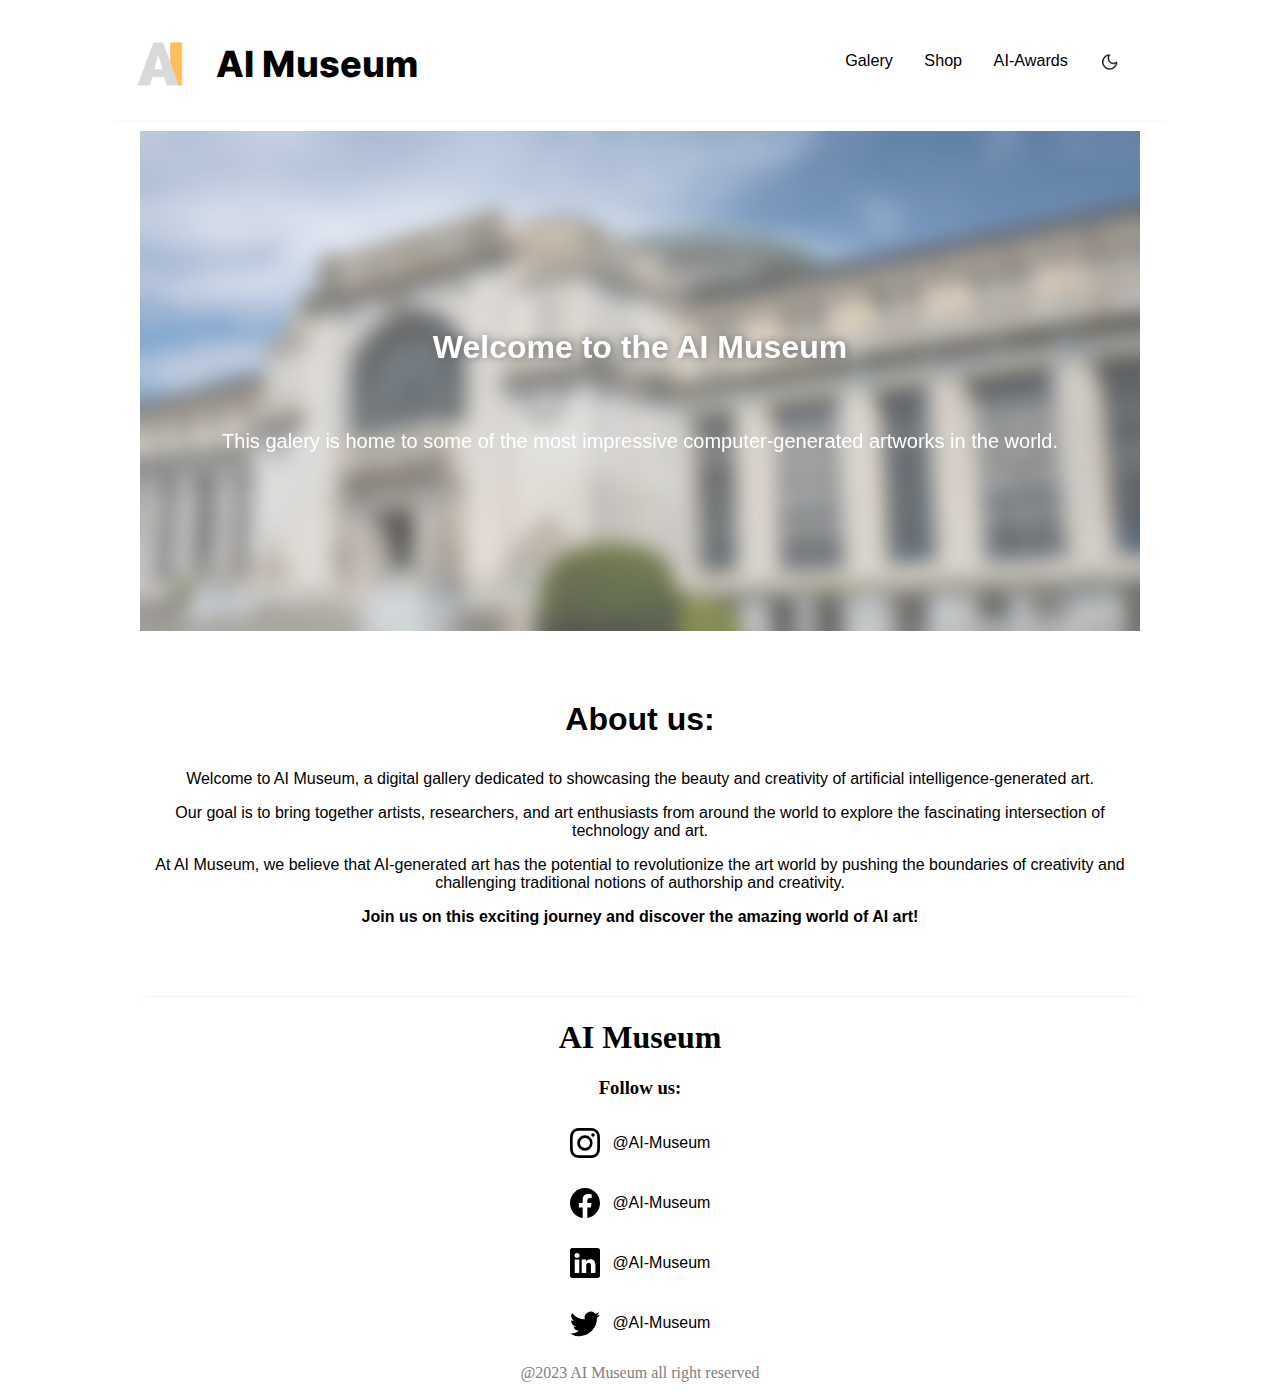
<file: index.html>
<!DOCTYPE html>
<html lang="en">
<head>
    <meta charset="UTF-8">
    <meta http-equiv="X-UA-Compatible" content="IE=edge">
    <meta name="viewport" content="width=device-width, initial-scale=1.0">
    <title>AI Museum</title>
</head>
<meta name="description" content="Experience the beauty of AI art at our digital gallery. Discover stunning computer-generated masterpieces that push the boundaries of imagination. Visit now to witness the power of technology in art. Explore our unique collection of AI art today.">
<link rel="stylesheet" href="/index.css"/>
<link rel="stylesheet" href="/hero.css"/>
<link rel="icon" href="/assets/homepage_images/page-logo.ico"/>
<link rel="stylesheet" href="/pages/about.css"/>



<body>
    <header class="top_stick">
        <div id="head" >
            <a href="/" class="homeButton">
                <img class="logo_IA" src="/assets/homepage_images/LOGO-IA.png" >
                <h1 class="logo_text">AI Museum</h1>
            </a>
            <div class="headSelector">
                <a  href="/galery.html">
                    <button class="headSelector_text" >Galery</button>
                </a>
                <a  href="/shop.html" >
                    <button class="headSelector_text">Shop</button>
                </a>
                <a  href="/awards.html" >
                    <button class="headSelector_text">AI-Awards</button>
                </a>
                <button class="moon">
                    <img class="icons" src="/assets/icons/moon.png">
                </button>    
                <div >
                    <button class="header_icons">
                        <span>
                            <img class="icons" src="/assets/icons/menu.png">
                        </span>
                    </button>
                </div>
            </div>
        </div>
    </header>
    <sidebar id="sidebar">
        <div class="sidebar_box">
            <div class="close_menu">
                <img class="icons" src="/assets/icons/close.png">
            </div>
            
            <div class="sidebar_text_box">
                <a class="sidebar_text" href="/galery.html">
                    <p>
                        Galery
                    </p> 
                </a>
                <a class="sidebar_text" href="/shop.html">
                    <p>
                        Shop
                    </p>
                </a>
                <a class="sidebar_text" href="/awards.html">
                    <p>
                        AI-Awards
                    </p>
                </a>
            </div>
            
            
        </div>
    </sidebar>
    
    <hero>
        <div class="hero_box">
            <div class="hero_text">
                <div class="hero_title"><b>Welcome to the AI Museum</b></div>
                <div class="hero_subtitle">This galery is home to some of the most impressive computer-generated artworks in the world.</div>
            </div>
        </div>
    </hero>
    <div class="about_box">
        
        <div class="about_text">
            <h3 class="about_title">
                About us:
            </h3>
            <p>Welcome to AI Museum, a digital gallery dedicated to showcasing the beauty and creativity of artificial intelligence-generated art.</p>
            <p>Our goal is to bring together artists, researchers, and art enthusiasts from around the world to explore the fascinating intersection of technology and art.</p>
            <p>At AI Museum, we believe that AI-generated art has the potential to revolutionize the art world by pushing the boundaries of creativity and challenging traditional notions of authorship and creativity.</p>
            <p><b>Join us on this exciting journey and discover the amazing world of AI art!</b></p>
        
        </div>

        
    </div>
    <footer>
        <div class="footer_box">
            <h1 class="">AI Museum</h1>
            
                    <h3>Follow us:</h3>
                    <div class="social_networks">
                        <a class="social_network_hyperlink" href="https://www.instagram.com/" target="_blank" rel="noopener noreferrer">
                            <div class="social_network">
                                <img class="social_network_logo" src="/assets/icons/instagram.svg">
                                <p class="social_network_name">@AI-Museum</p>
                            </div>
                        </a>
                        <a class="social_network_hyperlink" href="https://es-la.facebook.com/" target="_blank" rel="noopener noreferrer">
                            <div class="social_network" >
                                <img class="social_network_logo" src="/assets/icons/facebook.svg">
                                <p class="social_network_name">@AI-Museum</p>
                            </div>
                        </a>
                        <a class="social_network_hyperlink" href="https://ar.linkedin.com/" target="_blank" rel="noopener noreferrer">
                            <div class="social_network" >
                                <img class="social_network_logo" src="/assets/icons/linkedin.svg" target="_blank" rel="noopener noreferrer">
                                <p class="social_network_name">@AI-Museum</p>
                            </div>
                        </a>
                        <a class="social_network_hyperlink" href="https://twitter.com/" target="_blank" rel="noopener noreferrer">
                            <div class="social_network">
                                <img class="social_network_logo" src="/assets/icons/twitter.svg">
                                <p class="social_network_name">@AI-Museum</p>
                            </div> 
                        </a> 
                    </div>
                    <p class="copyright">@2023 AI Museum all right reserved</p>
            </div>
            
        </div>
    </footer>
</body>
</html>

<script src="script.js"></script>
</file>
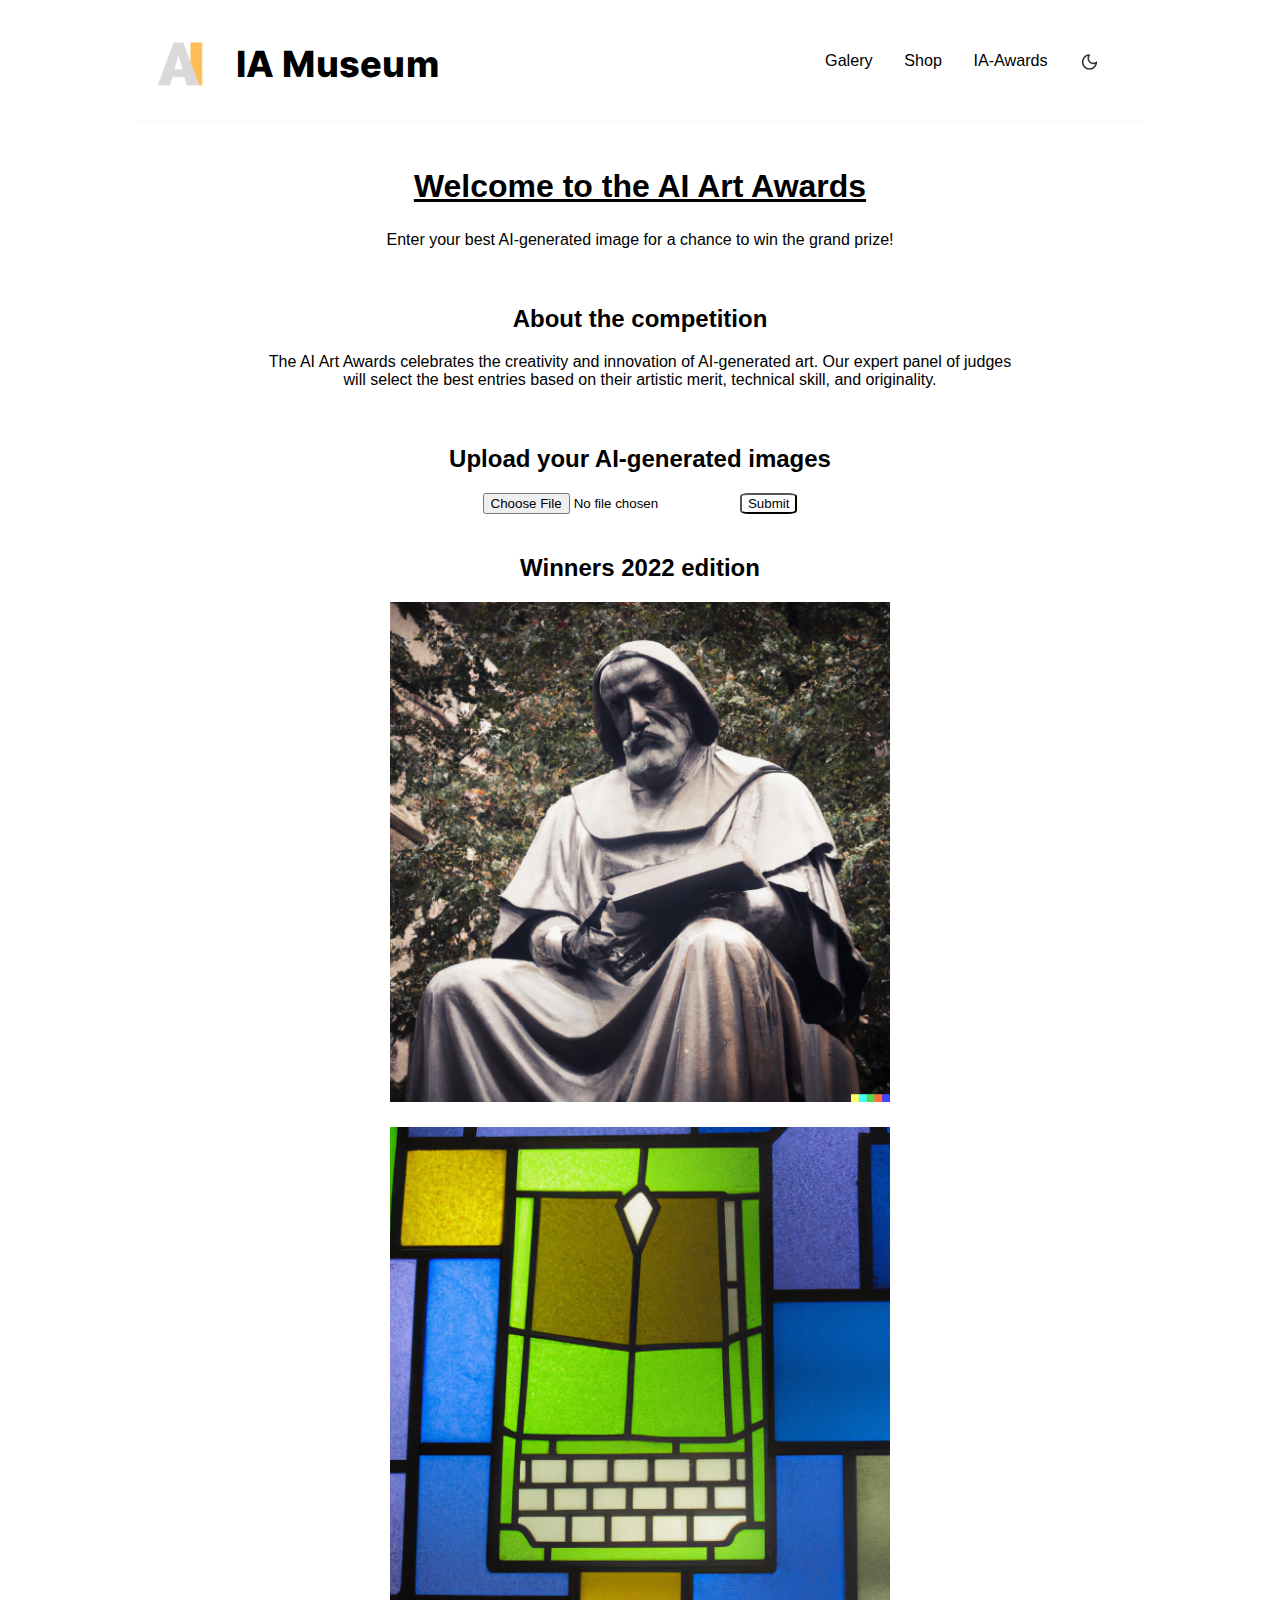
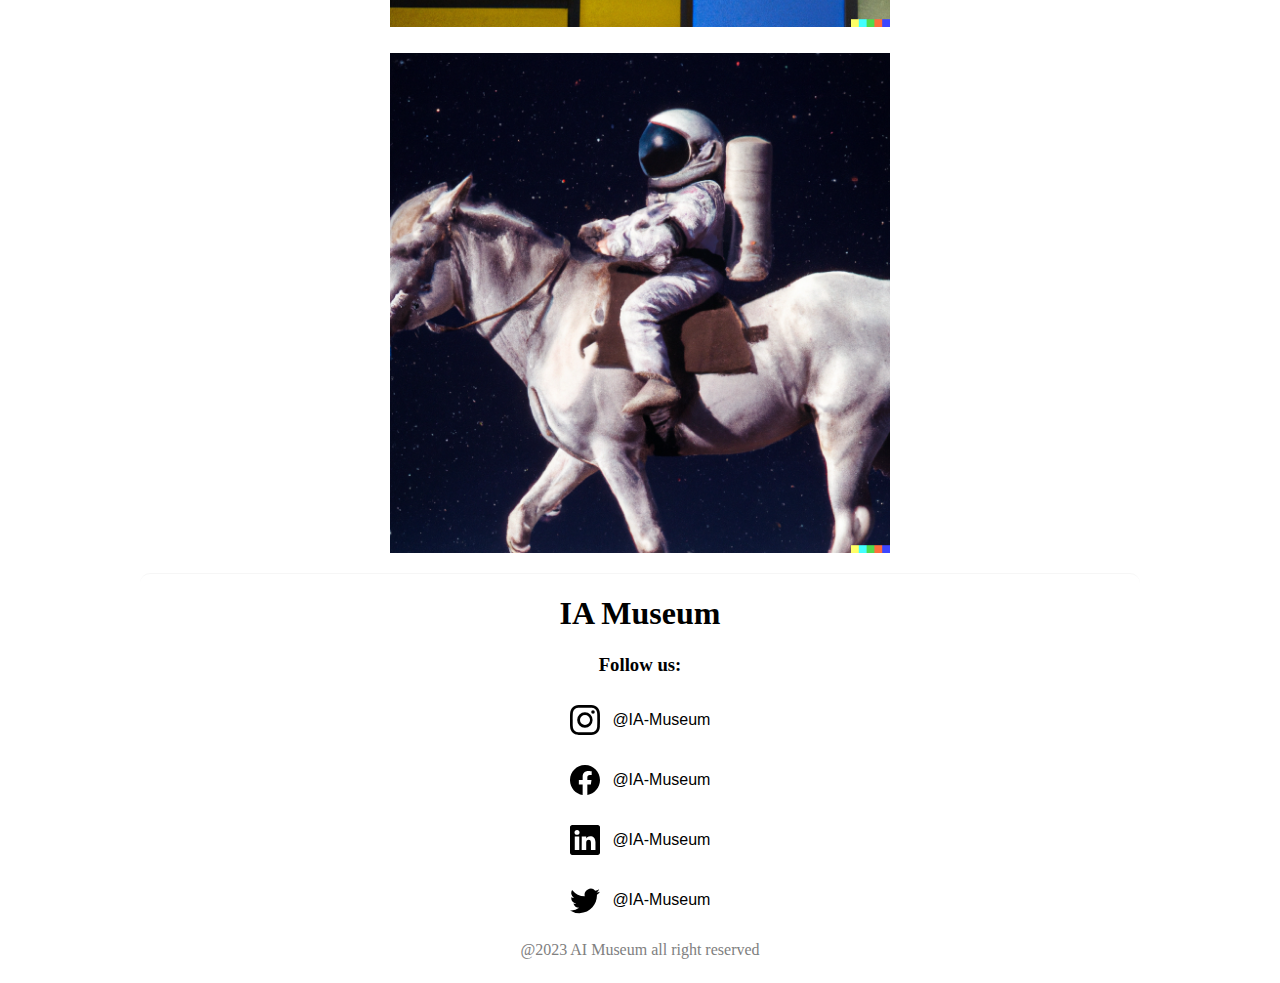
<file: awards.html>
<!DOCTYPE html>
<html lang="en">
<head>
    <meta charset="UTF-8">
    <meta http-equiv="X-UA-Compatible" content="IE=edge">
    <meta name="viewport" content="width=device-width, initial-scale=1.0">
    <title>IA Museum</title>
</head>
<link rel="stylesheet" href="/index.css"/>
<link rel="stylesheet" href="/pages/awards/awards.css">
<link rel="icon" href="/assets/homepage_images/page-logo.ico"/>
<body>
    <header class="top_stick">
        <div id="head" >
            <a href="/" class="homeButton">
                <img class="logo_IA" src="/assets/homepage_images/LOGO-IA.png" >
                <h1 class="logo_text">IA Museum</h1>
            </a>
            <div class="headSelector">
                <a  href="/galery.html">
                    <button class="headSelector_text" >Galery</button>
                </a>
                <a  href="/shop.html" >
                    <button class="headSelector_text">Shop</button>
                </a>
                <a  href="/awards.html" >
                    <button class="headSelector_text">IA-Awards</button>
                </a>
                <button class="moon">
                    <img class="icons" src="/assets/icons/moon.png">
                </button>    
                <div >
                    <button class="header_icons">
                        <span>
                            <img class="icons" src="/assets/icons/menu.png">
                        </span>
                    </button>
                </div>
            </div>
        </div>
    </header>
    <sidebar id="sidebar">
        <div class="sidebar_box">
            <div class="close_menu">
                <img class="icons" src="/assets/icons/close.png">
            </div>
            
            <div class="sidebar_text_box">
                <a class="sidebar_text" href="/galery.html">
                    <p>
                        Galery
                    </p> 
                </a>
                <a class="sidebar_text" href="/shop.html">
                    <p>
                        Shop
                    </p>
                </a>
                <a class="sidebar_text" href="/awards.html">
                    <p>
                        IA-Awards
                    </p>
                </a>
            </div>
            
            
        </div>
    </sidebar>
    <body class="awards">
        <section>
            <h2 class="awards_title">Welcome to the AI Art Awards</h2>
            <p class="awards_p">Enter your best AI-generated image for a chance to win the grand prize!</p>
        </section>
        <section>
            <h2 class="awards_about_title">About the competition</h2>
            <p class="awards_about_p">The AI Art Awards celebrates the creativity and innovation of AI-generated art. Our expert panel of judges will select the best entries based on their artistic merit, technical skill, and originality.</p>
        </section>
        <div class="upload_box">
            <h2 class="upload_box_text">Upload your AI-generated images </h2>
            <form class="upload_box_button">
                <input class="upload_box_selector" type="file" id="myFile" name="filename">
                <input class="upload_box_submit" type="submit">
            </form>
        </div>
        <div>
            <h2>Winners 2022 edition</h2>
            <div class="images_box">
                <div class="container">
                    <img src="/assets/images/estatua.png" alt="Avatar" class="image">
                    <div class="overlay">
                        <div class="text">Esteban044</div>
                    </div>
                </div>
                <div class="container">
                    <img src="/assets/images/computer.png" alt="Avatar" class="image">
                    <div class="overlay">
                      <div class="text">Joaco_2003</div>
                    </div>
                </div>
                <div class="container">
                    <img src="/assets/images/astronuat.png" alt="Avatar" class="image">
                    <div class="overlay">
                      <div class="text">GerMan45</div>
                    </div>
                </div>
            </div>
        </div>
        <footer>
    </body>
    <footer>
        <div class="footer_box">
            <h1 class="">IA Museum</h1>
            
                    <h3>Follow us:</h3>
                    <div class="social_networks">
                        <a class="social_network_hyperlink" href="https://www.instagram.com/" target="_blank" rel="noopener noreferrer">
                            <div class="social_network">
                                <img class="social_network_logo" src="/assets/icons/instagram.svg">
                                <p class="social_network_name">@IA-Museum</p>
                            </div>
                        </a>
                        <a class="social_network_hyperlink" href="https://es-la.facebook.com/" target="_blank" rel="noopener noreferrer">
                            <div class="social_network" >
                                <img class="social_network_logo" src="/assets/icons/facebook.svg">
                                <p class="social_network_name">@IA-Museum</p>
                            </div>
                        </a>
                        <a class="social_network_hyperlink" href="https://ar.linkedin.com/" target="_blank" rel="noopener noreferrer">
                            <div class="social_network" >
                                <img class="social_network_logo" src="/assets/icons/linkedin.svg" target="_blank" rel="noopener noreferrer">
                                <p class="social_network_name">@IA-Museum</p>
                            </div>
                        </a>
                        <a class="social_network_hyperlink" href="https://twitter.com/" target="_blank" rel="noopener noreferrer">
                            <div class="social_network">
                                <img class="social_network_logo" src="/assets/icons/twitter.svg">
                                <p class="social_network_name">@IA-Museum</p>
                            </div> 
                        </a> 
                    </div>
                    <p class="copyright">@2023 AI Museum all right reserved</p>
            </div>
            
        </div>
    </footer>

</body>
</html>

<script src="script.js"></script>
</file>
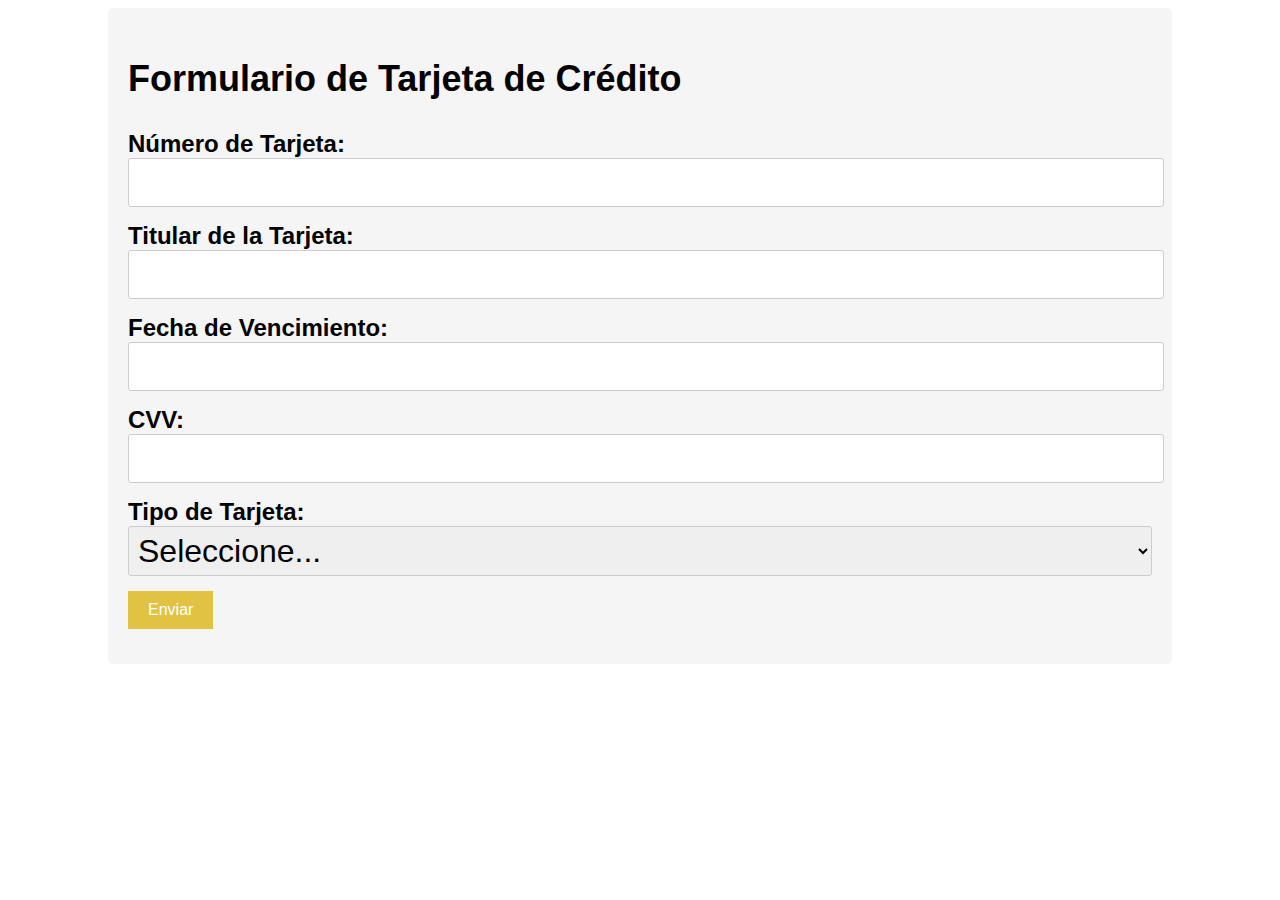
<file: compra.html>
<!DOCTYPE html>
<html>
<head>
  <title>Formulario Tarjeta de Crédito</title>
  <link rel="stylesheet" href="/compra.css"/>
</head>
<body>
  <div class="container">
    <h2>Formulario de Tarjeta de Crédito</h2>
    <form>
      <div class="form-group">
        <label>Número de Tarjeta:</label>
        <input type="text" class="textInput" required>
      </div>
      <div class="form-group">
        <label>Titular de la Tarjeta:</label>
        <input type="text" class="textInput" required>
      </div>
      <div class="form-group">
        <label>Fecha de Vencimiento:</label>
        <input type="text" class="textInput" required>
      </div>
      <div class="form-group">
        <label>CVV:</label>
        <input type="text" class="textInput" required>
      </div>
      <div class="form-group">
        <label>Tipo de Tarjeta:</label>
        <select class="textInput" name="cardType" required>
          <option class="textOpt">Seleccione...</option>
          <option class="textOpt">Visa</option>
          <option class="textOpt">Mastercard</option>
          <option class="textOpt">Mercado Pago</option>
          <option class="textOpt">Cuenta DNI</option>
        </select>
      </div>
      <div class="form-group">
        <input type="submit" value="Enviar">
      </div>
    </form>
  </div>
</body>
</html>
</file>
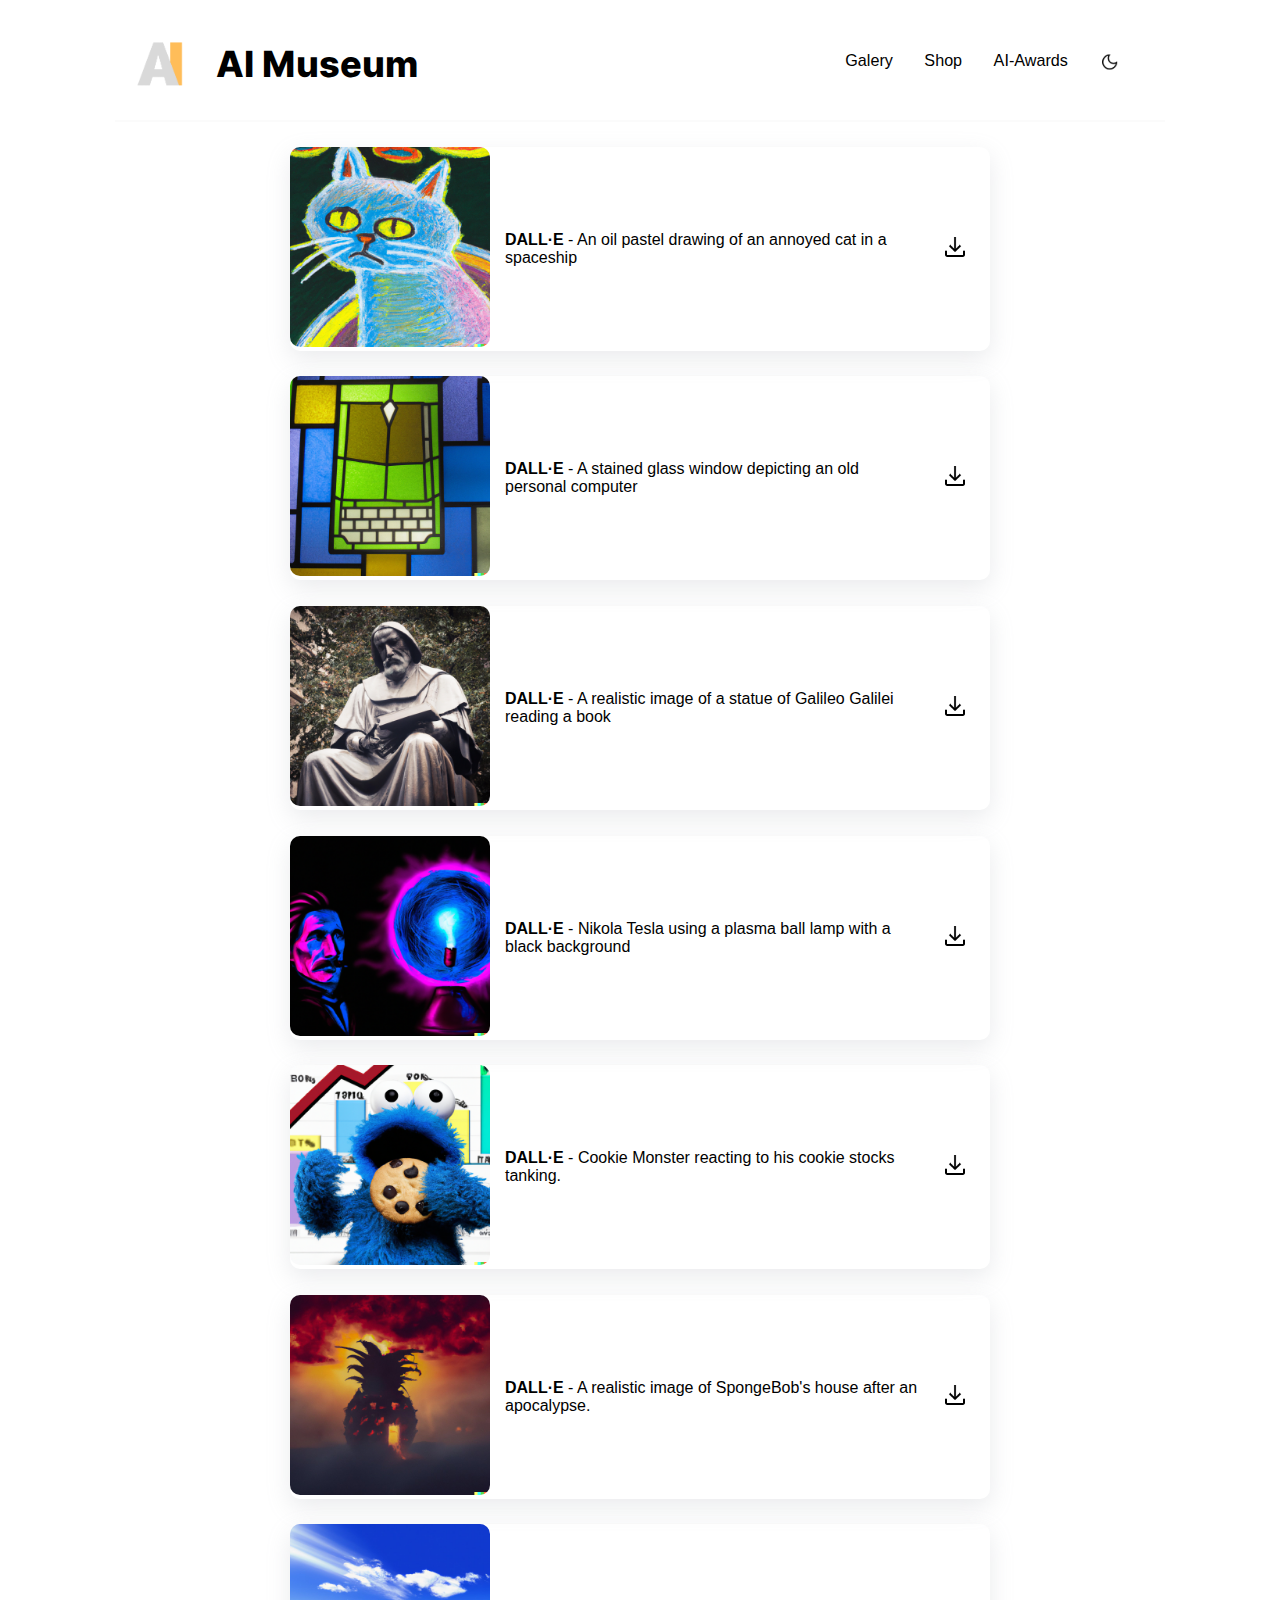
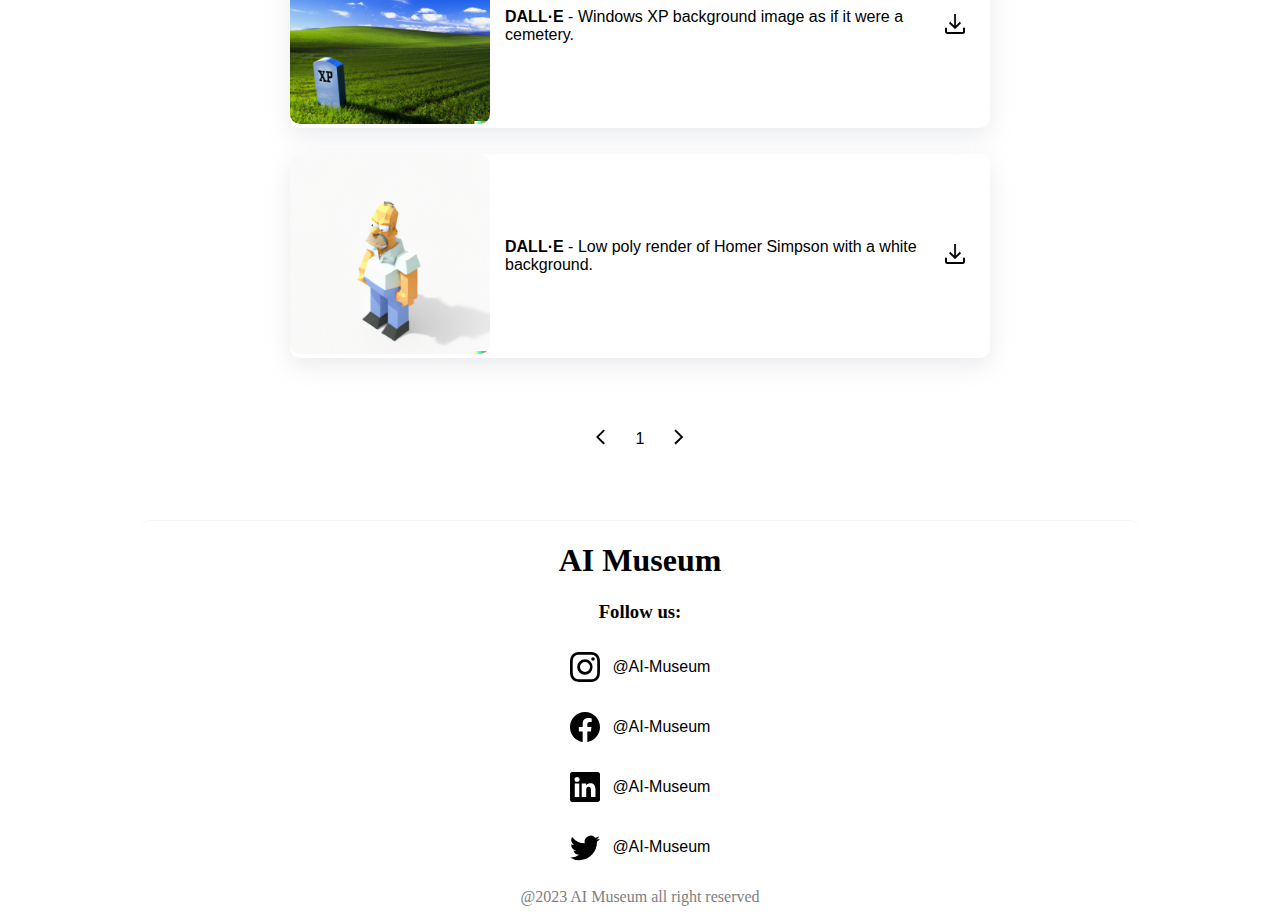
<file: galery.html>
<!DOCTYPE html>
<html lang="en">
<head>
    <meta charset="UTF-8">
    <meta http-equiv="X-UA-Compatible" content="IE=edge">
    <meta name="viewport" content="width=device-width, initial-scale=1.0">
    <title>Document</title>
</head>


<link rel="stylesheet" href="/index.css"/>
<link rel="stylesheet" href="/pages/galery/galery.css"/>
<link rel="icon" href="/assets/homepage_images/page-logo.ico"/>
<link rel="stylesheet" href="https://fonts.googleapis.com/css2?family=Material+Symbols+Outlined:opsz,wght,FILL,GRAD@48,400,0,0" />

<body>
    <header class="top_stick">
        <div id="head" >
            <a href="/" class="homeButton">
                <img class="logo_IA" src="/assets/homepage_images/LOGO-IA.png" >
                <h1 class="logo_text">AI Museum</h1>
            </a>
            <div class="headSelector">
                <a  href="/galery.html">
                    <button class="headSelector_text" >Galery</button>
                </a>
                <a  href="/shop.html" >
                    <button class="headSelector_text">Shop</button>
                </a>
                <a  href="/awards.html" >
                    <button class="headSelector_text">AI-Awards</button>
                </a>
                <button class="moon">
                    <img class="icons" src="/assets/icons/moon.png">
                </button>    
                <div >
                    <button class="header_icons">
                        <span>
                            <img class="icons" src="/assets/icons/menu.png">
                        </span>
                    </button>
                </div>
            </div>
        </div>
    </header>
    <sidebar id="sidebar">
        <div class="sidebar_box">
            <div class="close_menu">
                <img class="icons" src="/assets/icons/close.png">
            </div>
            
            <div class="sidebar_text_box">
                <a class="sidebar_text" href="/galery.html">
                    <p>
                        Galery
                    </p> 
                </a>
                <a class="sidebar_text" href="/shop.html">
                    <p>
                        Shop
                    </p>
                </a>
                <a class="sidebar_text" href="/awards.html">
                    <p>
                        AI-Awards
                    </p>
                </a>
            </div>
            
            
        </div>
    </sidebar>


    <body>
        <div class="box_shadow">
            <a href="/assets/images/gato.png">
                <img src="/assets/images/gato.png" alt="" class="galery_image" loading="lazy">
            </a>
            <div class="box_description">
                <p class="description"><b>DALL·E</b> - An oil pastel drawing of an annoyed cat in a spaceship</p>
                <a href="/assets/images/gato.png" download>
                    <img src="/assets/icons/download.png" class="download_button" >
                </a>
            </div>
        </div>

        <div class="box_shadow">
            <a href="/assets/images/computer.png">
                <img src="/assets/images/computer.png" alt="" class="galery_image" loading="lazy">
            </a>
            <div class="box_description">
                <p class="description"><b>DALL·E</b> - A stained glass window depicting an old personal computer</p>
                <a href="/assets/images/computer.png"  download>
                    <img src="/assets/icons/download.png" class="download_button">
                </a>
            </div>
        </div>
    
        

        <div class="box_shadow">
            <a href="/assets/images/estatua.png">
                <img src="/assets/images/estatua.png" alt="" class="galery_image" loading="lazy">
            </a>
            <div class="box_description">
                <p class="description"><b>DALL·E</b> - A realistic image of a statue of Galileo Galilei reading a book</p>
                <a href="/assets/images/estatua.png" download>
                    <img src="/assets/icons/download.png" class="download_button">
                </a>
            </div>
        </div>
    
        <div class="box_shadow">
            <a href="/assets/images/tesla.png">
                <img src="/assets/images/tesla.png" alt="" class="galery_image" loading="lazy">
            </a>
            <div class="box_description">
                <p class="description"><b>DALL·E</b> - Nikola Tesla using a plasma ball lamp with a black background</p>
                <a href="/assets/images/tesla.png" download>
                    <img src="/assets/icons/download.png" class="download_button">
                </a>
            </div>
        </div>
    
        <div class="box_shadow">
            <a href="/assets/images/monster.png">
                <img src="/assets/images/monster.png" alt="" class="galery_image" loading="lazy">
            </a>
            <div class="box_description">
                <p class="description"><b>DALL·E</b> - Cookie Monster reacting to his cookie stocks tanking.</p>
                <a href="/assets/images/monster.png" download>
                    <img src="/assets/icons/download.png" class="download_button">
                </a>
            </div>
        </div>

        <div class="box_shadow">
            <a href="/assets/images/bob.jpeg">
                <img src="/assets/images/bob.jpeg" alt="" class="galery_image" loading="lazy">
            </a>
            <div class="box_description">
                <p class="description"><b>DALL·E</b> - A realistic image of SpongeBob's house after an apocalypse.</p>
                <a href="/assets/images/bob.jpeg" download>
                    <img src="/assets/icons/download.png" class="download_button">
                </a>
            </div>
        </div>

        <div class="box_shadow">
            <a href="/assets/images/windows.jpeg">
                <img src="/assets/images/windows.jpeg" alt="" class="galery_image" loading="lazy">
            </a>
            <div class="box_description">
                <p class="description"><b>DALL·E</b> - Windows XP background image as if it were a cemetery.</p>
                <a href="/assets/images/windows.jpeg" download>
                    <img src="/assets/icons/download.png" class="download_button">
                </a>
            </div>
        </div>

        <div class="box_shadow">
            <a href="/assets/images/homer.jpeg">
                <img src="/assets/images/homer.jpeg" alt="" class="galery_image" loading="lazy">
            </a>
            <div class="box_description">
                <p class="description"><b>DALL·E</b> - Low poly render of Homer Simpson with a white background.</p>
                <a href="/assets/images/homer.jpeg" download>
                    <img src="/assets/icons/download.png" class="download_button" loading="lazy">
                </a>
            </div>
        </div>
        <div class="page_selector">
            <a>
                <img src="/assets/icons/arrow_left.png" class="download_button">
            </a>
            1
            <a href="/galery2.html">
                <img src="/assets/icons/arrow_right.png" class="download_button">
            </a>
        </div>
    </body>
    <footer>
        <div class="footer_box">
            <h1 class="">AI Museum</h1>
            
                    <h3>Follow us:</h3>
                    <div class="social_networks">
                        <a class="social_network_hyperlink" href="https://www.instagram.com/" target="_blank" rel="noopener noreferrer">
                            <div class="social_network">
                                <img class="social_network_logo" src="/assets/icons/instagram.svg">
                                <p class="social_network_name">@AI-Museum</p>
                            </div>
                        </a>
                        <a class="social_network_hyperlink" href="https://es-la.facebook.com/" target="_blank" rel="noopener noreferrer">
                            <div class="social_network" >
                                <img class="social_network_logo" src="/assets/icons/facebook.svg">
                                <p class="social_network_name">@AI-Museum</p>
                            </div>
                        </a>
                        <a class="social_network_hyperlink" href="https://ar.linkedin.com/" target="_blank" rel="noopener noreferrer">
                            <div class="social_network" >
                                <img class="social_network_logo" src="/assets/icons/linkedin.svg" target="_blank" rel="noopener noreferrer">
                                <p class="social_network_name">@AI-Museum</p>
                            </div>
                        </a>
                        <a class="social_network_hyperlink" href="https://twitter.com/" target="_blank" rel="noopener noreferrer">
                            <div class="social_network">
                                <img class="social_network_logo" src="/assets/icons/twitter.svg">
                                <p class="social_network_name">@AI-Museum</p>
                            </div> 
                        </a> 
                    </div>
                    <p class="copyright">@2023 AI Museum all right reserved</p>
            </div>
            
        </div>
    </footer>
</body>
</html>

<script src="script.js"></script>
</file>
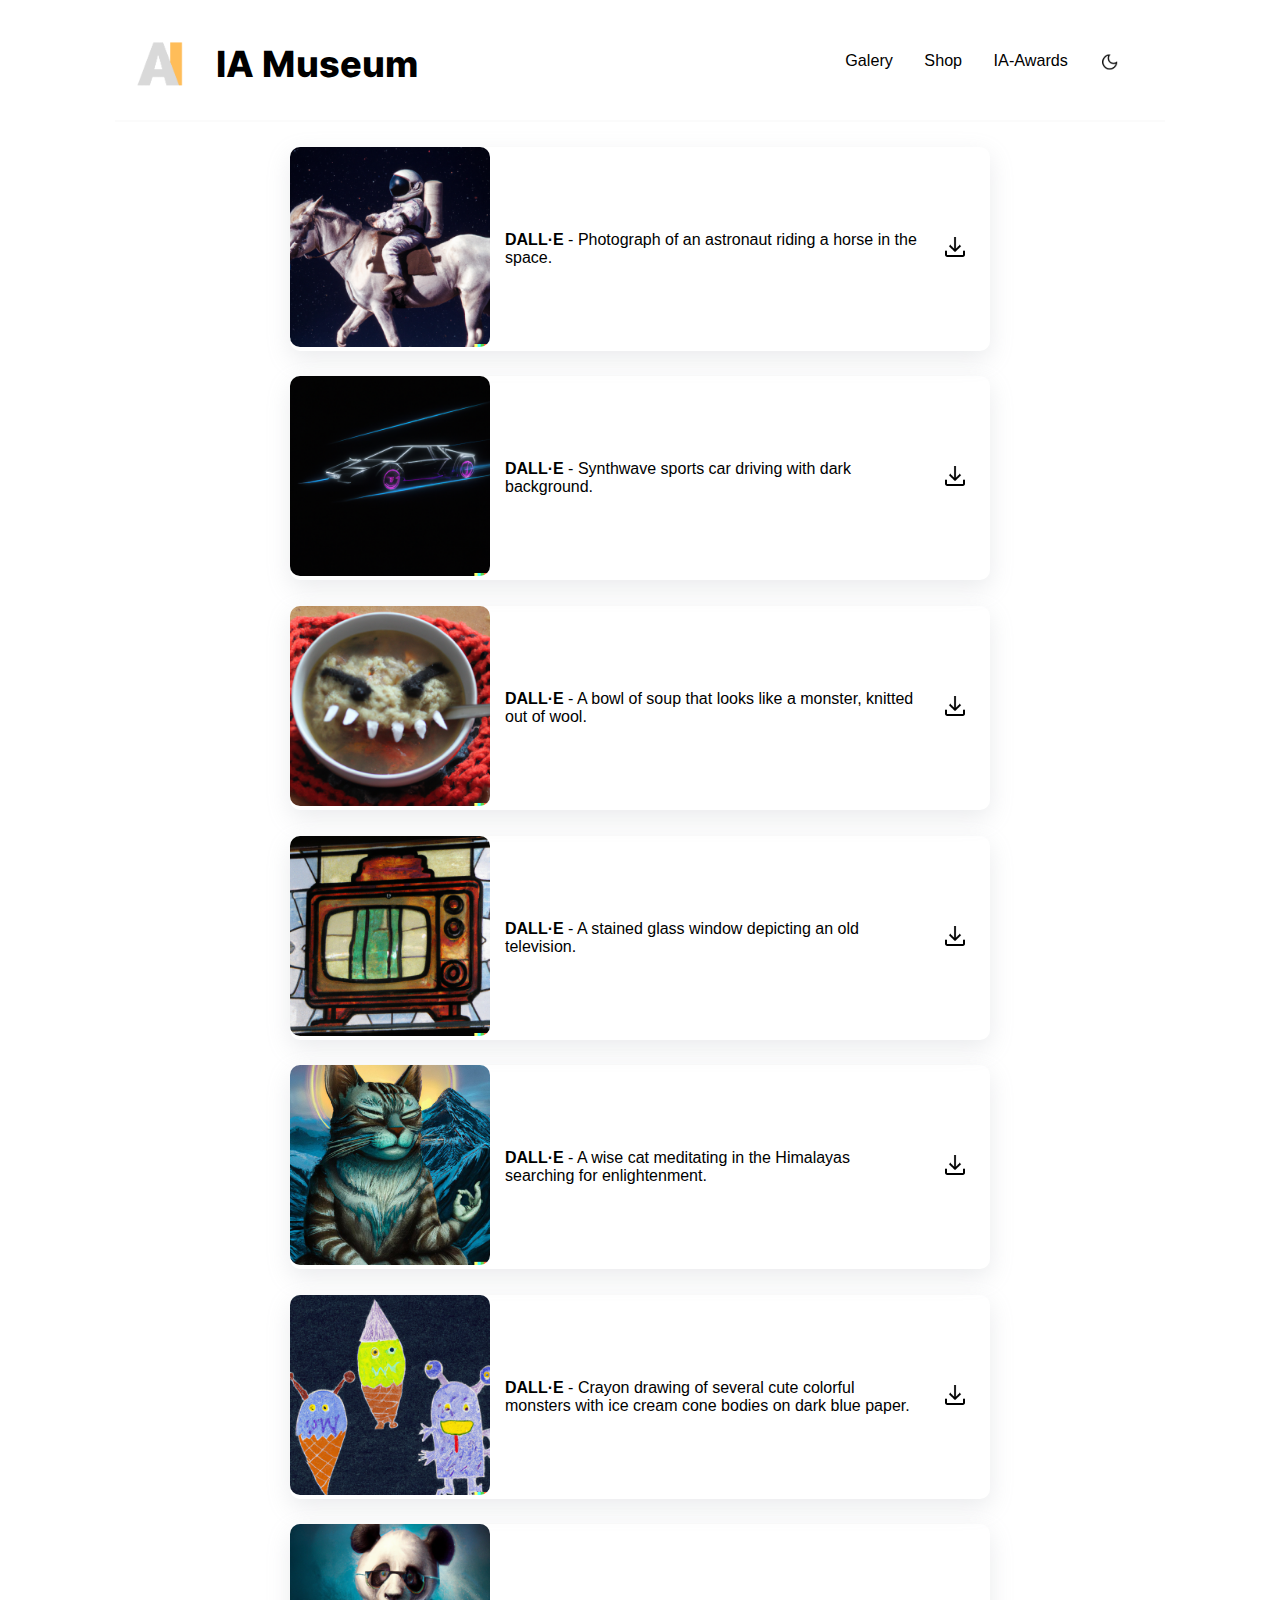
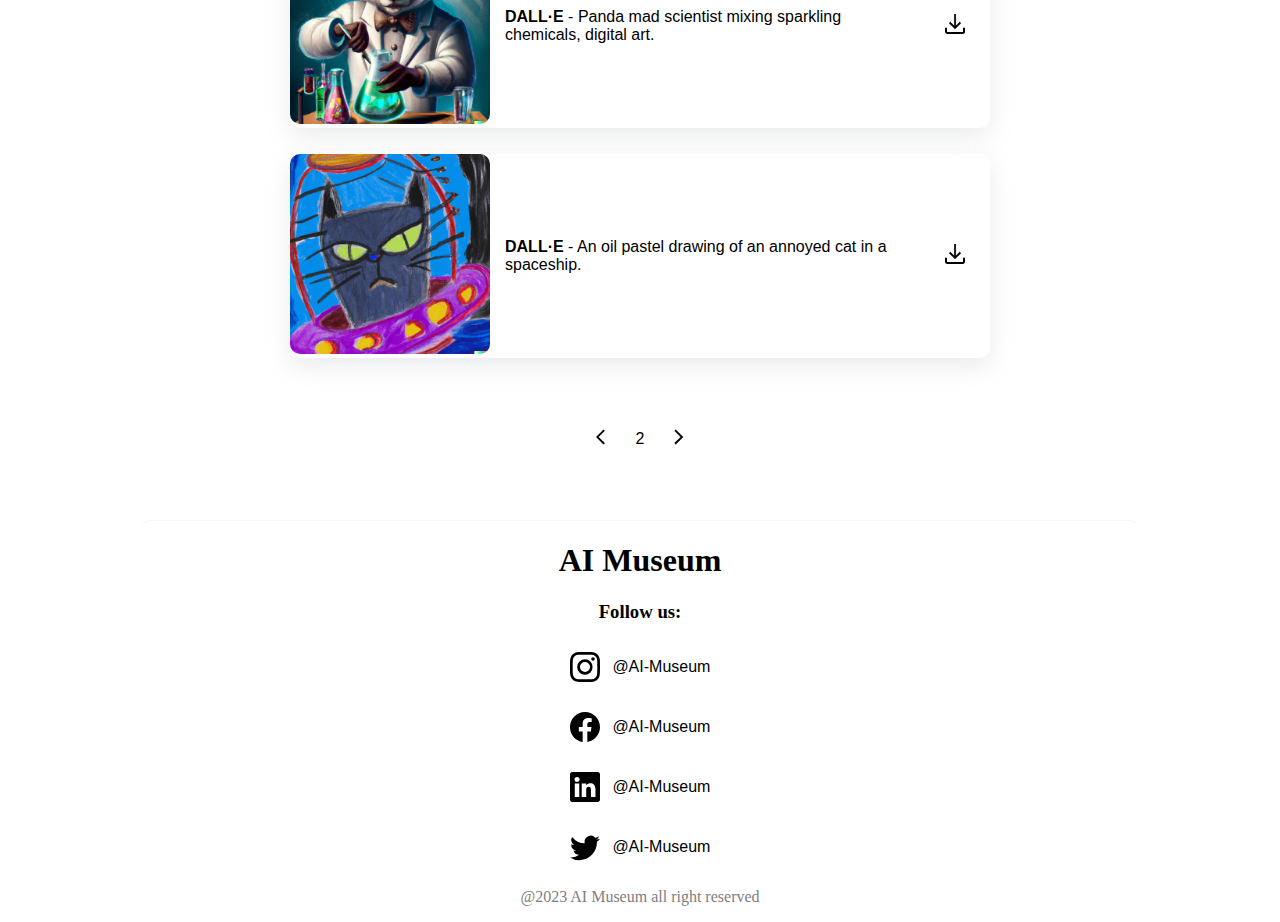
<file: galery2.html>
<!DOCTYPE html>
<html lang="en">
<head>
    <meta charset="UTF-8">
    <meta http-equiv="X-UA-Compatible" content="IE=edge">
    <meta name="viewport" content="width=device-width, initial-scale=1.0">
    <title>Document</title>
</head>

<link rel="stylesheet" href="/index.css"/>
<link rel="stylesheet" href="/pages/galery/galery.css"/>
<link rel="icon" href="/assets/homepage_images/page-logo.ico"/>
<link rel="stylesheet" href="https://fonts.googleapis.com/css2?family=Material+Symbols+Outlined:opsz,wght,FILL,GRAD@48,400,0,0" />


<body>
    <header class="top_stick">
        <div id="head" >
            <a href="/" class="homeButton">
                <img class="logo_IA" src="/assets/homepage_images/LOGO-IA.png" >
                <h1 class="logo_text">IA Museum</h1>
            </a>
            <div class="headSelector">
                <a  href="/galery.html">
                    <button class="headSelector_text" >Galery</button>
                </a>
                <a  href="/shop.html" >
                    <button class="headSelector_text">Shop</button>
                </a>
                <a  href="/awards.html" >
                    <button class="headSelector_text">IA-Awards</button>
                </a>
                <button class="moon">
                    <img class="icons" src="/assets/icons/moon.png">
                </button>    
                <div >
                    <button class="header_icons">
                        <span>
                            <img class="icons" src="/assets/icons/menu.png">
                        </span>
                    </button>
                </div>
            </div>
        </div>
    </header>
    <sidebar id="sidebar">
        <div class="sidebar_box">
            <div class="close_menu">
                <img class="icons" src="/assets/icons/close.png">
            </div>
            
            <div class="sidebar_text_box">
                <a class="sidebar_text" href="/galery.html">
                    <p>
                        Galery
                    </p> 
                </a>
                <a class="sidebar_text" href="/shop.html">
                    <p>
                        Shop
                    </p>
                </a>
                <a class="sidebar_text" href="/awards.html">
                    <p>
                        IA-Awards
                    </p>
                </a>
            </div>
            
            
        </div>
    </sidebar>


    <body>
        <div class="box_shadow">
            <a href="/assets/images/astronuat.png">
                <img src="/assets/images/astronuat.png" alt="" class="galery_image" loading="lazy">
            </a>
            <div class="box_description">
                <p class="description"><b>DALL·E</b> - Photograph of an astronaut riding a horse in the space.</span></p>
                <a href="/assets/images/astronuat.png" download>
                    <img src="/assets/icons/download.png" class="download_button">
                </a>
            </div>
        </div>

        <div class="box_shadow">
            <a href="/assets/images/car.png">
                <img src="/assets/images/car.png" alt="" class="galery_image" loading="lazy">
            </a>
            <div class="box_description">
                <p class="description"><b>DALL·E</b> - Synthwave sports car driving with dark background.</p>
                <a href="/assets/images/car.png" download>
                    <img src="/assets/icons/download.png" class="download_button">
                </a>
            </div>
        </div>
    
        

        <div class="box_shadow">
            <a href="/assets/images/cup_monster.png">
                <img src="/assets/images/cup_monster.png" alt="" class="galery_image" loading="lazy">
            </a>
            <div class="box_description">
                <p class="description"><b>DALL·E</b> - A bowl of soup that looks like a monster, knitted out of wool.</p>
                <a href="/assets/images/cup_monster.png" download>
                    <img src="/assets/icons/download.png" class="download_button">
                </a>
            </div>
        </div>
    
        <div class="box_shadow">
            <a href="/assets/images/tv.png">
                <img src="/assets/images/tv.png" alt="" class="galery_image" loading="lazy">
            </a>
            <div class="box_description">
                <p class="description"><b>DALL·E</b> - A stained glass window depicting an old television.</p>
                <a href="/assets/images/tv.png" download>
                    <img src="/assets/icons/download.png" class="download_button">
                </a>
            </div>
        </div>
    
        <div class="box_shadow">
            <a href="/assets/images/meditate_cat.png">
                <img src="/assets/images/meditate_cat.png" alt="" class="galery_image" loading="lazy">
            </a>
            <div class="box_description">
                <p class="description"><b>DALL·E</b> - A wise cat meditating in the Himalayas searching for enlightenment.</p>
                <a href="/assets/images/meditate_cat.png" download>
                    <img src="/assets/icons/download.png" class="download_button">
                </a>
            </div>
        </div>

        <div class="box_shadow">
            <a href="/assets/images/crayon_monsters.png">
                <img src="/assets/images/crayon_monsters.png" alt="" class="galery_image" loading="lazy">
            </a>
            <div class="box_description">
                <p class="description"><b>DALL·E</b> - Crayon drawing of several cute colorful monsters with ice cream cone bodies on dark blue paper.</p>
                <a href="/assets/images/crayon_monsters.png" download>
                    <img src="/assets/icons/download.png" class="download_button">
                </a>
            </div>
        </div>

        <div class="box_shadow">
            <a href="/assets/images/panda.png">
                <img src="/assets/images/panda.png" alt="" class="galery_image" loading="lazy">
            </a>
            <div class="box_description">
                <p class="description"><b>DALL·E</b> - Panda mad scientist mixing sparkling chemicals, digital art.</p>
                <a href="/assets/images/panda.png" download>
                    <img src="/assets/icons/download.png" class="download_button">
                </a>
            </div>
        </div>

        <div class="box_shadow">
            <a href="/assets/images/spaceship_cat.png">
                <img src="/assets/images/spaceship_cat.png" alt="" class="galery_image" loading="lazy">
            </a>
            <div class="box_description">
                <p class="description"><b>DALL·E</b> - An oil pastel drawing of an annoyed cat in a spaceship.</p>
                <a href="/assets/images/spaceship_cat.png" download>
                    <img src="/assets/icons/download.png" class="download_button">
                </a>
            </div>
        </div>
        <div class="page_selector">
            <a href="/galery.html">
                <img src="/assets/icons/arrow_left.png" class="download_button">
            </a>
            2
            <a href="/galery3.html">
                <img src="/assets/icons/arrow_right.png" class="download_button">
            </a>
        </div>
    </body>
    <footer>
        <div class="footer_box">
            <h1 class="">AI Museum</h1>
            
                    <h3>Follow us:</h3>
                    <div class="social_networks">
                        <a class="social_network_hyperlink" href="https://www.instagram.com/" target="_blank" rel="noopener noreferrer">
                            <div class="social_network">
                                <img class="social_network_logo" src="/assets/icons/instagram.svg">
                                <p class="social_network_name">@AI-Museum</p>
                            </div>
                        </a>
                        <a class="social_network_hyperlink" href="https://es-la.facebook.com/" target="_blank" rel="noopener noreferrer">
                            <div class="social_network" >
                                <img class="social_network_logo" src="/assets/icons/facebook.svg">
                                <p class="social_network_name">@AI-Museum</p>
                            </div>
                        </a>
                        <a class="social_network_hyperlink" href="https://ar.linkedin.com/" target="_blank" rel="noopener noreferrer">
                            <div class="social_network" >
                                <img class="social_network_logo" src="/assets/icons/linkedin.svg" target="_blank" rel="noopener noreferrer">
                                <p class="social_network_name">@AI-Museum</p>
                            </div>
                        </a>
                        <a class="social_network_hyperlink" href="https://twitter.com/" target="_blank" rel="noopener noreferrer">
                            <div class="social_network">
                                <img class="social_network_logo" src="/assets/icons/twitter.svg">
                                <p class="social_network_name">@AI-Museum</p>
                            </div> 
                        </a> 
                    </div>
                    <p class="copyright">@2023 AI Museum all right reserved</p>
            </div>
            
        </div>
    </footer>
</body>
</html>

<script src="script.js"></script>
</file>
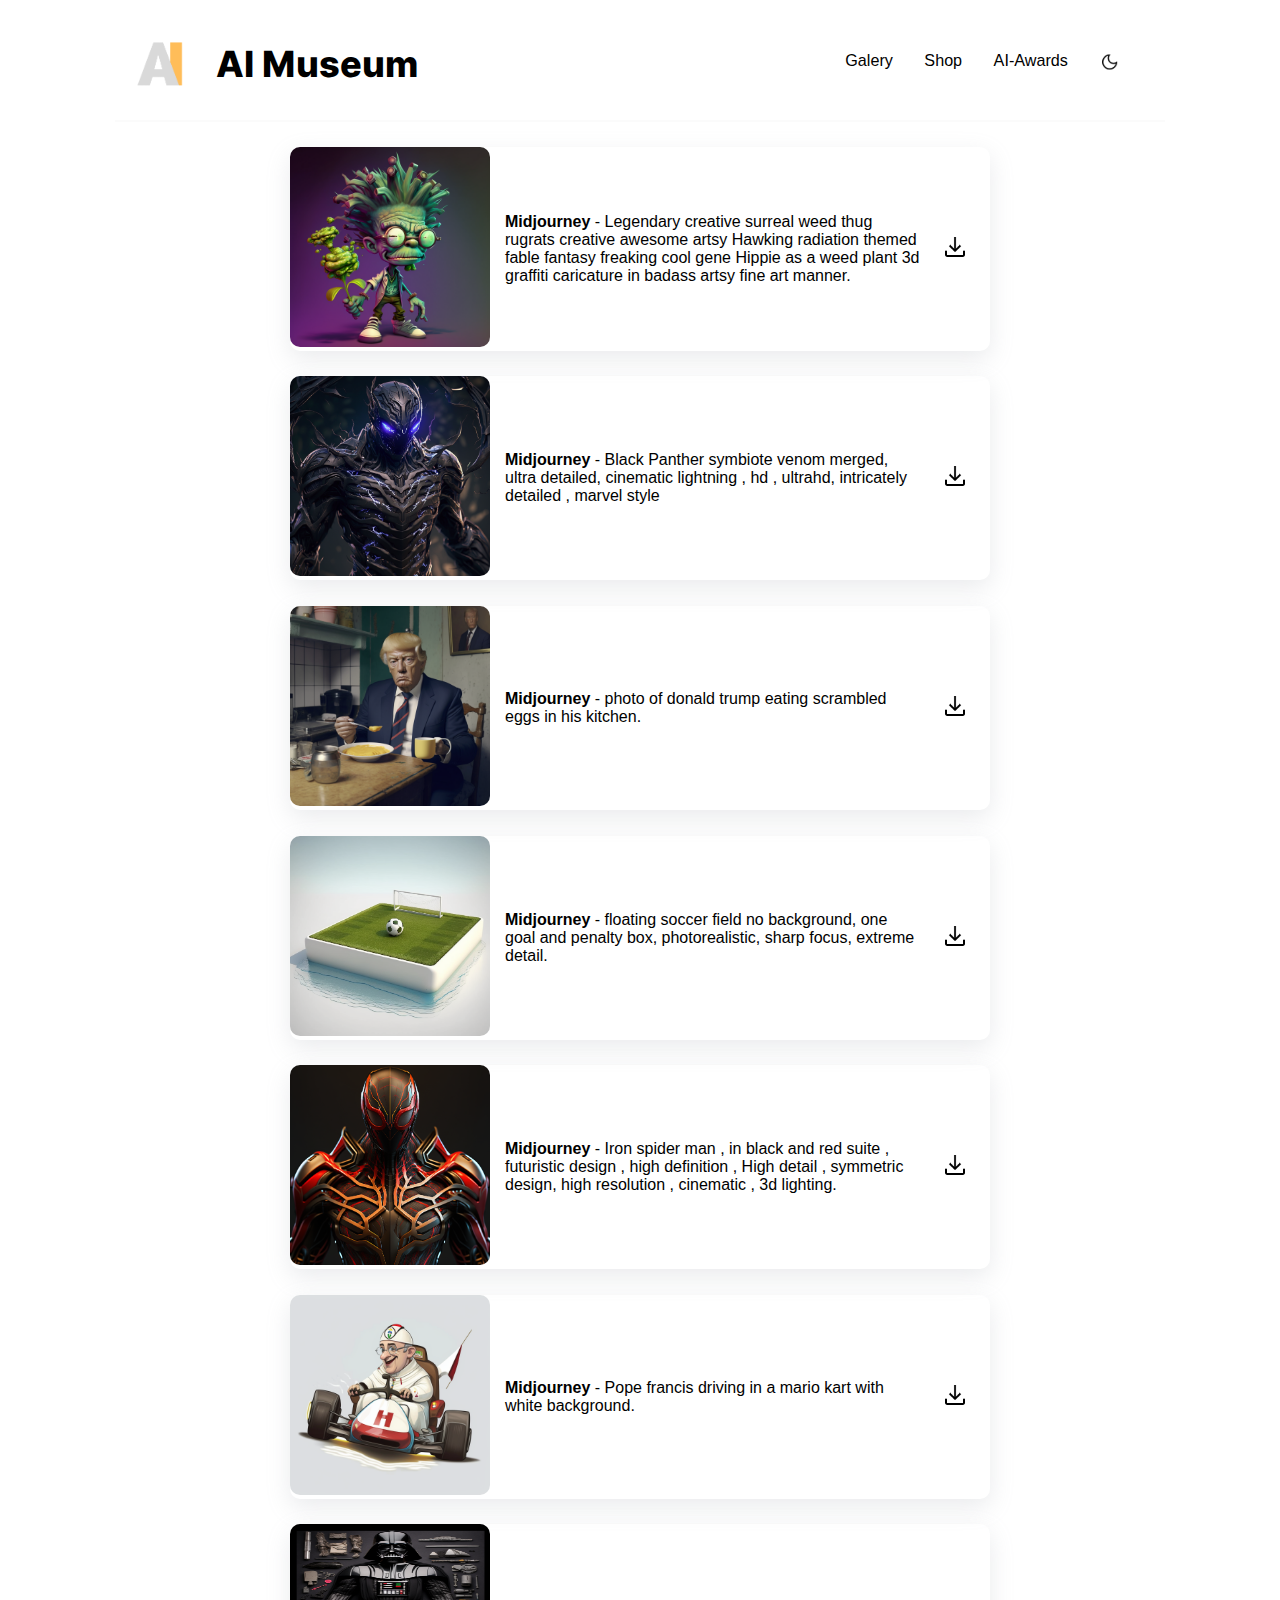
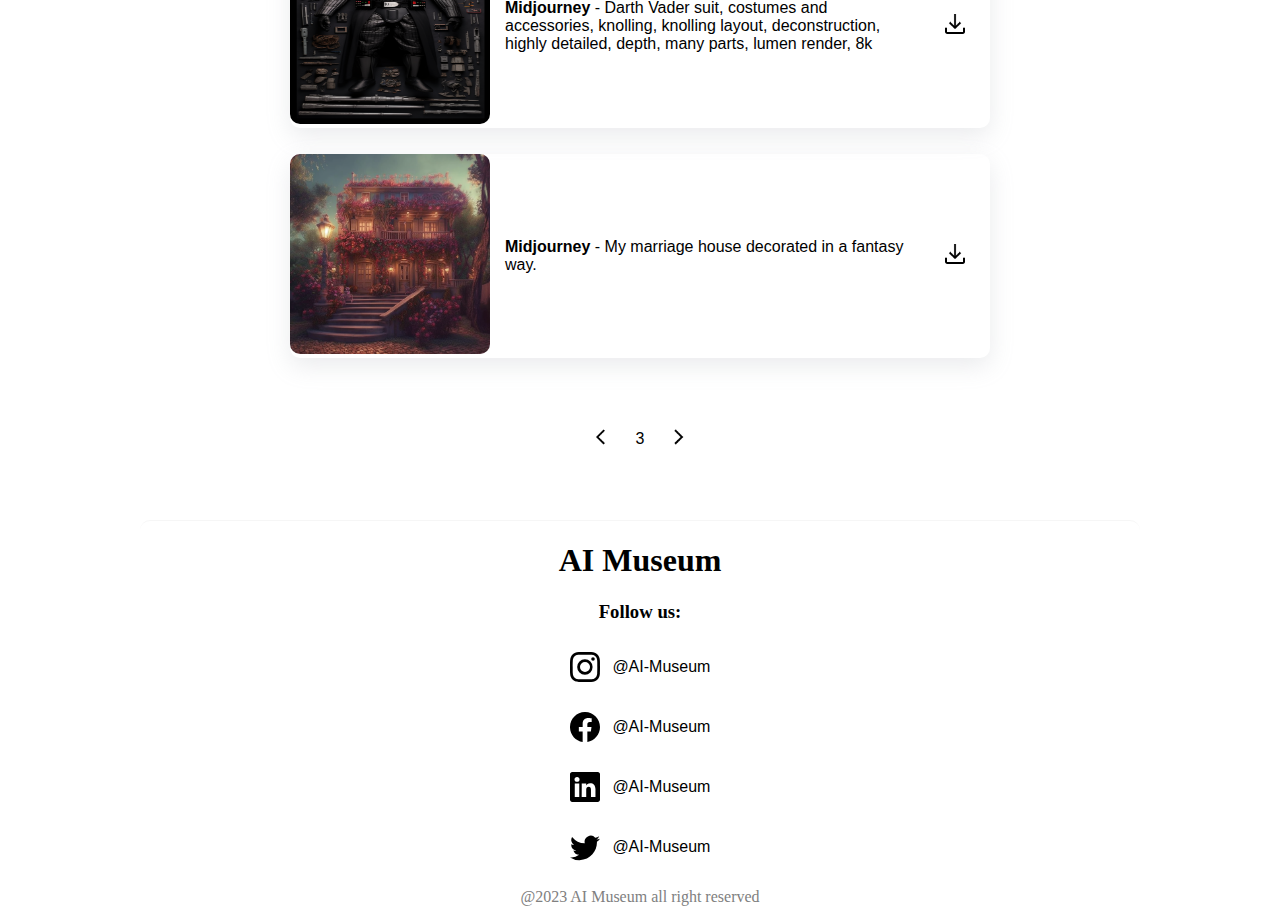
<file: galery3.html>
<!DOCTYPE html>
<html lang="en">
<head>
    <meta charset="UTF-8">
    <meta http-equiv="X-UA-Compatible" content="IE=edge">
    <meta name="viewport" content="width=device-width, initial-scale=1.0">
    <title>Document</title>
</head>
<link rel="stylesheet" href="/index.css"/>
<link rel="stylesheet" href="/pages/galery/galery.css"/>
<link rel="icon" href="/assets/homepage_images/page-logo.ico"/>
<link rel="stylesheet" href="https://fonts.googleapis.com/css2?family=Material+Symbols+Outlined:opsz,wght,FILL,GRAD@48,400,0,0" />

<body>
    <header class="top_stick">
        <div id="head" >
            <a href="/" class="homeButton">
                <img class="logo_IA" src="/assets/homepage_images/LOGO-IA.png" >
                <h1 class="logo_text">AI Museum</h1>
            </a>
            <div class="headSelector">
                <a  href="/galery.html">
                    <button class="headSelector_text" >Galery</button>
                </a>
                <a  href="/shop.html" >
                    <button class="headSelector_text">Shop</button>
                </a>
                <a  href="/awards.html" >
                    <button class="headSelector_text">AI-Awards</button>
                </a>
                <button class="moon">
                    <img class="icons" src="/assets/icons/moon.png">
                </button>    
                <div >
                    <button class="header_icons">
                        <span>
                            <img class="icons" src="/assets/icons/menu.png">
                        </span>
                    </button>
                </div>
            </div>
        </div>
    </header>
    <sidebar id="sidebar">
        <div class="sidebar_box">
            <div class="close_menu">
                <img class="icons" src="/assets/icons/close.png">
            </div>
            
            <div class="sidebar_text_box">
                <a class="sidebar_text" href="/galery.html">
                    <p>
                        Galery
                    </p> 
                </a>
                <a class="sidebar_text" href="/shop.html">
                    <p>
                        Shop
                    </p>
                </a>
                <a class="sidebar_text" href="/awards.html">
                    <p>
                        AI-Awards
                    </p>
                </a>
            </div>
            
            
        </div>
    </sidebar>


    <body>
        <div class="box_shadow">
            <a href="/assets/images/elf.png">
                <img src="/assets/images/elf.png" alt="" class="galery_image" loading="lazy">
            </a>
            <div class="box_description">
                <p class="description"><b>Midjourney</b> - Legendary creative surreal weed thug rugrats creative awesome artsy Hawking radiation themed fable fantasy freaking cool gene Hippie as a weed plant 3d graffiti caricature in badass artsy fine art manner.</span></p>
                <a href="/assets/images/elf.png" download>
                    <img src="/assets/icons/download.png" class="download_button">
                </a>
            </div>
        </div>

        <div class="box_shadow">
            <a href="/assets/images/black_panter.png">
                <img src="/assets/images/black_panter.png" alt="" class="galery_image" loading="lazy">
            </a>
            <div class="box_description">
                <p class="description"><b>Midjourney</b> - Black Panther symbiote venom merged, ultra detailed, cinematic lightning , hd , ultrahd, intricately detailed , marvel style</p>
                <a href="/assets/images/black_panter.png" download>
                    <img src="/assets/icons/download.png" class="download_button">
                </a>
            </div>
        </div>
    
        

        <div class="box_shadow">
            <a href="/assets/images/donald_trump.png">
                <img src="/assets/images/donald_trump.png" alt="" class="galery_image" loading="lazy">
            </a>
            <div class="box_description">
                <p class="description"><b>Midjourney</b> - photo of donald trump eating scrambled eggs in his kitchen.</p>
                <a href="/assets/images/donald_trump.png" download>
                    <img src="/assets/icons/download.png" class="download_button">
                </a>
            </div>
        </div>
    
        <div class="box_shadow">
            <a href="/assets/images/football.png">
                <img src="/assets/images/football.png" alt="" class="galery_image" loading="lazy">
            </a>
            <div class="box_description">
                <p class="description"><b>Midjourney</b> - floating soccer field no background, one goal and penalty box, photorealistic, sharp focus, extreme detail.</p>
                <a href="/assets/images/football.png" download>
                    <img src="/assets/icons/download.png" class="download_button">
                </a>
            </div>
        </div>
    
        <div class="box_shadow">
            <a href="/assets/images/ironman.png">
                <img src="/assets/images/ironman.png" alt="" class="galery_image" loading="lazy">
            </a>
            <div class="box_description">
                <p class="description"><b>Midjourney</b> - Iron spider man , in black and red suite , futuristic design , high definition , High detail , symmetric design, high resolution , cinematic , 3d lighting.</p>
                <a href="/assets/images/ironman.png" download>
                    <img src="/assets/icons/download.png" class="download_button">
                </a>
            </div>
        </div>

        <div class="box_shadow">
            <a href="/assets/images/pope.png">
                <img src="/assets/images/pope.png" alt="" class="galery_image" loading="lazy">
            </a>
            <div class="box_description">
                <p class="description"><b>Midjourney</b> - Pope francis driving in a mario kart  with white background.</p>
                <a href="/assets/images/pope.png" download>
                    <img src="/assets/icons/download.png" class="download_button">
                </a>
            </div>
        </div>

        <div class="box_shadow">
            <a href="/assets/images/dark_vader.png">
                <img src="/assets/images/dark_vader.png" alt="" class="galery_image" loading="lazy">
            </a>
            <div class="box_description">
                <p class="description"><b>Midjourney</b> - Darth Vader suit, costumes and accessories, knolling, knolling layout, deconstruction, highly detailed, depth, many parts, lumen render, 8k</p>
                <a href="/assets/images/dark_vader.png" download>
                    <img src="/assets/icons/download.png" class="download_button">
                </a>
            </div>
        </div>

        <div class="box_shadow">
            <a href="/assets/images/house.png">
                <img src="/assets/images/house.png" alt="" class="galery_image" loading="lazy">
            </a>
            <div class="box_description">
                <p class="description"><b>Midjourney</b> - My marriage house decorated in a fantasy way.</p>
                <a href="/assets/images/house.png" download>
                    <img src="/assets/icons/download.png" class="download_button">
                </a>
            </div>
        </div>
        <div class="page_selector">
            <a href="/galery2.html">
                <img src="/assets/icons/arrow_left.png" class="download_button" loading="lazy">
            </a>
            3
            <a>
                <img src="/assets/icons/arrow_right.png" class="download_button">
            </a>
        </div>
    </body>
    <footer>
        <div class="footer_box">
            <h1 class="">AI Museum</h1>
            
                    <h3>Follow us:</h3>
                    <div class="social_networks">
                        <a class="social_network_hyperlink" href="https://www.instagram.com/" target="_blank" rel="noopener noreferrer">
                            <div class="social_network">
                                <img class="social_network_logo" src="/assets/icons/instagram.svg">
                                <p class="social_network_name">@AI-Museum</p>
                            </div>
                        </a>
                        <a class="social_network_hyperlink" href="https://es-la.facebook.com/" target="_blank" rel="noopener noreferrer">
                            <div class="social_network" >
                                <img class="social_network_logo" src="/assets/icons/facebook.svg">
                                <p class="social_network_name">@AI-Museum</p>
                            </div>
                        </a>
                        <a class="social_network_hyperlink" href="https://ar.linkedin.com/" target="_blank" rel="noopener noreferrer">
                            <div class="social_network" >
                                <img class="social_network_logo" src="/assets/icons/linkedin.svg" target="_blank" rel="noopener noreferrer">
                                <p class="social_network_name">@AI-Museum</p>
                            </div>
                        </a>
                        <a class="social_network_hyperlink" href="https://twitter.com/" target="_blank" rel="noopener noreferrer">
                            <div class="social_network">
                                <img class="social_network_logo" src="/assets/icons/twitter.svg">
                                <p class="social_network_name">@AI-Museum</p>
                            </div> 
                        </a> 
                    </div>
                    <p class="copyright">@2023 AI Museum all right reserved</p>
            </div>
            
        </div>
    </footer>

    

</body>
</html>

<script src="script.js"></script>
</file>
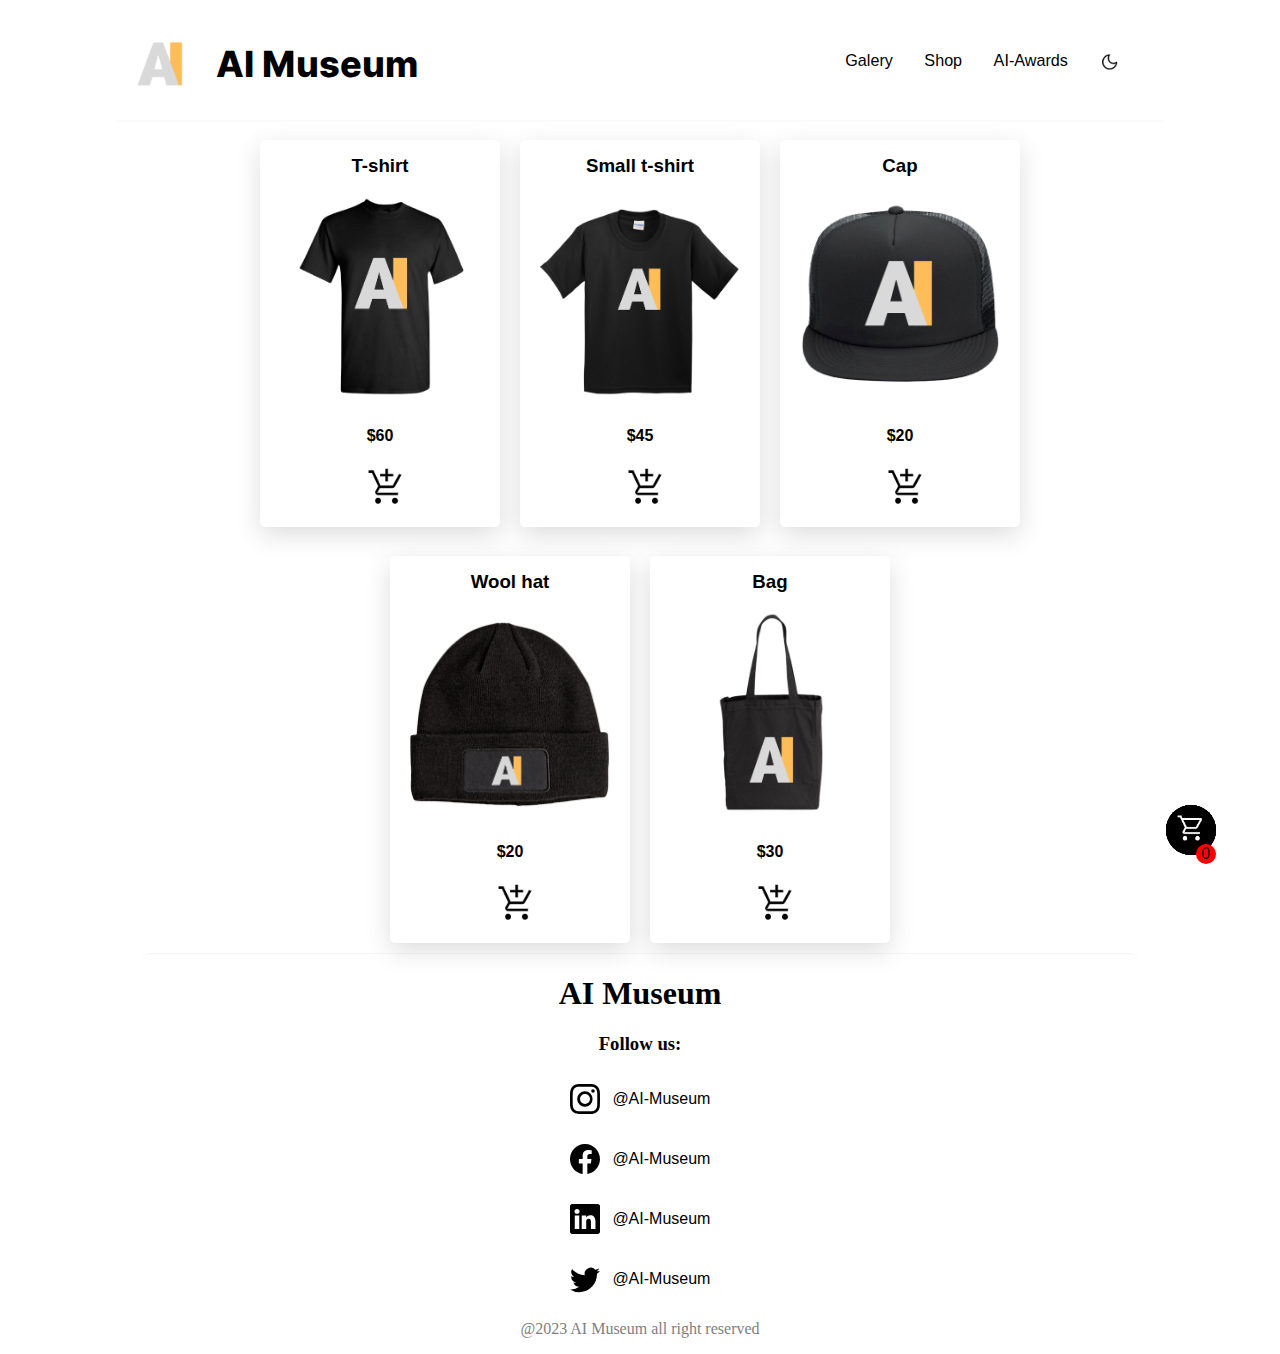
<file: shop.html>
<!DOCTYPE html>
<html lang="en">
<head>
    <meta charset="UTF-8">
    <meta http-equiv="X-UA-Compatible" content="IE=edge">
    <meta name="viewport" content="width=device-width, initial-scale=1.0">
    <title>Document</title>
</head>
<link rel="stylesheet" href="/index.css"/>
<link rel="stylesheet" href="/pages/shop/shop.css"/>
<link rel="icon" href="/assets/homepage_images/page-logo.ico"/>
<body>
    <header class="top_stick">
        <div id="head" >
            <a href="/" class="homeButton">
                <img class="logo_IA" src="/assets/homepage_images/LOGO-IA.png" >
                <h1 class="logo_text">AI Museum</h1>
            </a>
            <div class="headSelector">
                <a  href="/galery.html">
                    <button class="headSelector_text" >Galery</button>
                </a>
                <a  href="/shop.html" >
                    <button class="headSelector_text">Shop</button>
                </a>
                <a  href="/awards.html" >
                    <button class="headSelector_text">AI-Awards</button>
                </a>
                <button class="moon">
                    <img class="icons" src="/assets/icons/moon.png">
                </button>    
                <div >
                    <button class="header_icons">
                        <span>
                            <img class="icons" src="/assets/icons/menu.png">
                        </span>
                    </button>
                </div>
            </div>
        </div>
    </header>
    <sidebar id="sidebar">
        <div class="sidebar_box">
            <div class="close_menu">
                <img class="icons" src="/assets/icons/close.png">
            </div>
            
            <div class="sidebar_text_box">
                <a class="sidebar_text" href="/galery.html">
                    <p>
                        Galery
                    </p> 
                </a>
                <a class="sidebar_text" href="/shop.html">
                    <p>
                        Shop
                    </p>
                </a>
                <a class="sidebar_text" href="/awards.html">
                    <p>
                        AI-Awards
                    </p>
                </a>
            </div>
            
            
        </div>
    </sidebar>
    
    
    <body>
        <div class="shop_items">
            <div class="shop_body">
            
                <div class="shop_box">
                    <h3 class="shop_title">T-shirt</h3>
                    <img class="shop_image" loading="lazy" src="/assets/merch/tshirt-bg.png" alt="">
                    <p class="shop_price"><b>$60</b></p>
                    <button class="add_cart_icon" onclick="addToCart('T-shirt', 60)"><img class="add_cart_icon" src="/assets/icons/cart_add.png"></button>
                </div>
        </div>
        <div class="cart_box">
            <img class="cart" src="/assets/icons/cart.png">
        </div>

        <div class="shop_body">
            
            <div class="shop_box">
                <h3 class="shop_title">Small t-shirt</h3>
                <img class="shop_image" loading="lazy" src="/assets/merch/tshirt-child-bg.png" alt="">
                <p class="shop_price"><b>$45</b></p>
                <button class="add_cart_icon" onclick="addToCart('Small t-shirt', 45)"><img class="add_cart_icon" src="/assets/icons/cart_add.png"></button>
            </div>
        </div>
        <div class="cart_box">
            <img class="cart" src="/assets/icons/cart.png">
        </div>

        <div class="shop_body">
            
            <div class="shop_box">
                <h3 class="shop_title">Cap</h3>
                <img class="shop_image" loading="lazy" src="/assets/merch/cap-bg.png" alt="">
                <p class="shop_price"><b>$20</b></p>
                <button class="add_cart_icon" onclick="addToCart('Cap', 20)"><img class="add_cart_icon" src="/assets/icons/cart_add.png"></button>
            </div>
        </div>
        <div class="cart_box">
            <img class="cart" src="/assets/icons/cart.png">
        </div>

        <div class="shop_body">
            
            <div class="shop_box">
                <h3 class="shop_title">Wool hat</h3>
                <img class="shop_image" loading="lazy" src="/assets/merch/hat-bg.png" alt="">
                <p class="shop_price"><b>$20</b></p>
                <button class="add_cart_icon" onclick="addToCart('Wool hat', 20)"><img class="add_cart_icon" src="/assets/icons/cart_add.png"></button>
            </div>
        </div>
        <div class="cart_box">
            <img class="cart" src="/assets/icons/cart.png">
        </div>

        <div class="shop_body">
            
            <div class="shop_box">
                <h3 class="shop_title">Bag</h3>
                <img class="shop_image" loading="lazy" src="/assets/merch/totebag-bg.png" alt="">
                <p class="shop_price"><b>$30</b></p>
                <button class="add_cart_icon" onclick="addToCart('Bag', 30)"><img class="add_cart_icon" src="/assets/icons/cart_add.png"></button>
            </div>
        </div>
        <div id="cart_box_num" ></div>
        <div class="cart_box">
            <button class="cart_box_btn">
                
                <img class="cart" src="/assets/icons/cart.png">
            </button>
        </div>

        </div>
    
    </body>
    
    
    
    <footer>
        <div class="footer_box">
            <h1 class="">AI Museum</h1>
            
                    <h3>Follow us:</h3>
                    <div class="social_networks">
                        <a class="social_network_hyperlink" href="https://www.instagram.com/" target="_blank" rel="noopener noreferrer">
                            <div class="social_network">
                                <img class="social_network_logo" src="/assets/icons/instagram.svg">
                                <p class="social_network_name">@AI-Museum</p>
                            </div>
                        </a>
                        <a class="social_network_hyperlink" href="https://es-la.facebook.com/" target="_blank" rel="noopener noreferrer">
                            <div class="social_network" >
                                <img class="social_network_logo" src="/assets/icons/facebook.svg">
                                <p class="social_network_name">@AI-Museum</p>
                            </div>
                        </a>
                        <a class="social_network_hyperlink" href="https://ar.linkedin.com/" target="_blank" rel="noopener noreferrer">
                            <div class="social_network" >
                                <img class="social_network_logo" src="/assets/icons/linkedin.svg" target="_blank" rel="noopener noreferrer">
                                <p class="social_network_name">@AI-Museum</p>
                            </div>
                        </a>
                        <a class="social_network_hyperlink" href="https://twitter.com/" target="_blank" rel="noopener noreferrer">
                            <div class="social_network">
                                <img class="social_network_logo" src="/assets/icons/twitter.svg">
                                <p class="social_network_name">@AI-Museum</p>
                            </div> 
                        </a> 
                    </div>
                    <p class="copyright">@2023 AI Museum all right reserved</p>
            </div>
            
        </div>
    </footer>
    

    <div id="carrito">
        <h2 class="cart_title">Productos agregados al carrito:</h2>
        <p id="cart"></p>
        <p><b>Total a pagar:</b></p>
        <div class="totalCart">
            <p>$</p>
            <p id="cart_total"></p>
        </div>
        <button class="compra_btn">
            <a href="/compra.html" class="compra_btn">
                <p>Comprar</p>
            </a>
        </button>
    </div>


  <script src="cart.js"></script>
  <script src="script.js"></script>
</body>
</html>
</file>
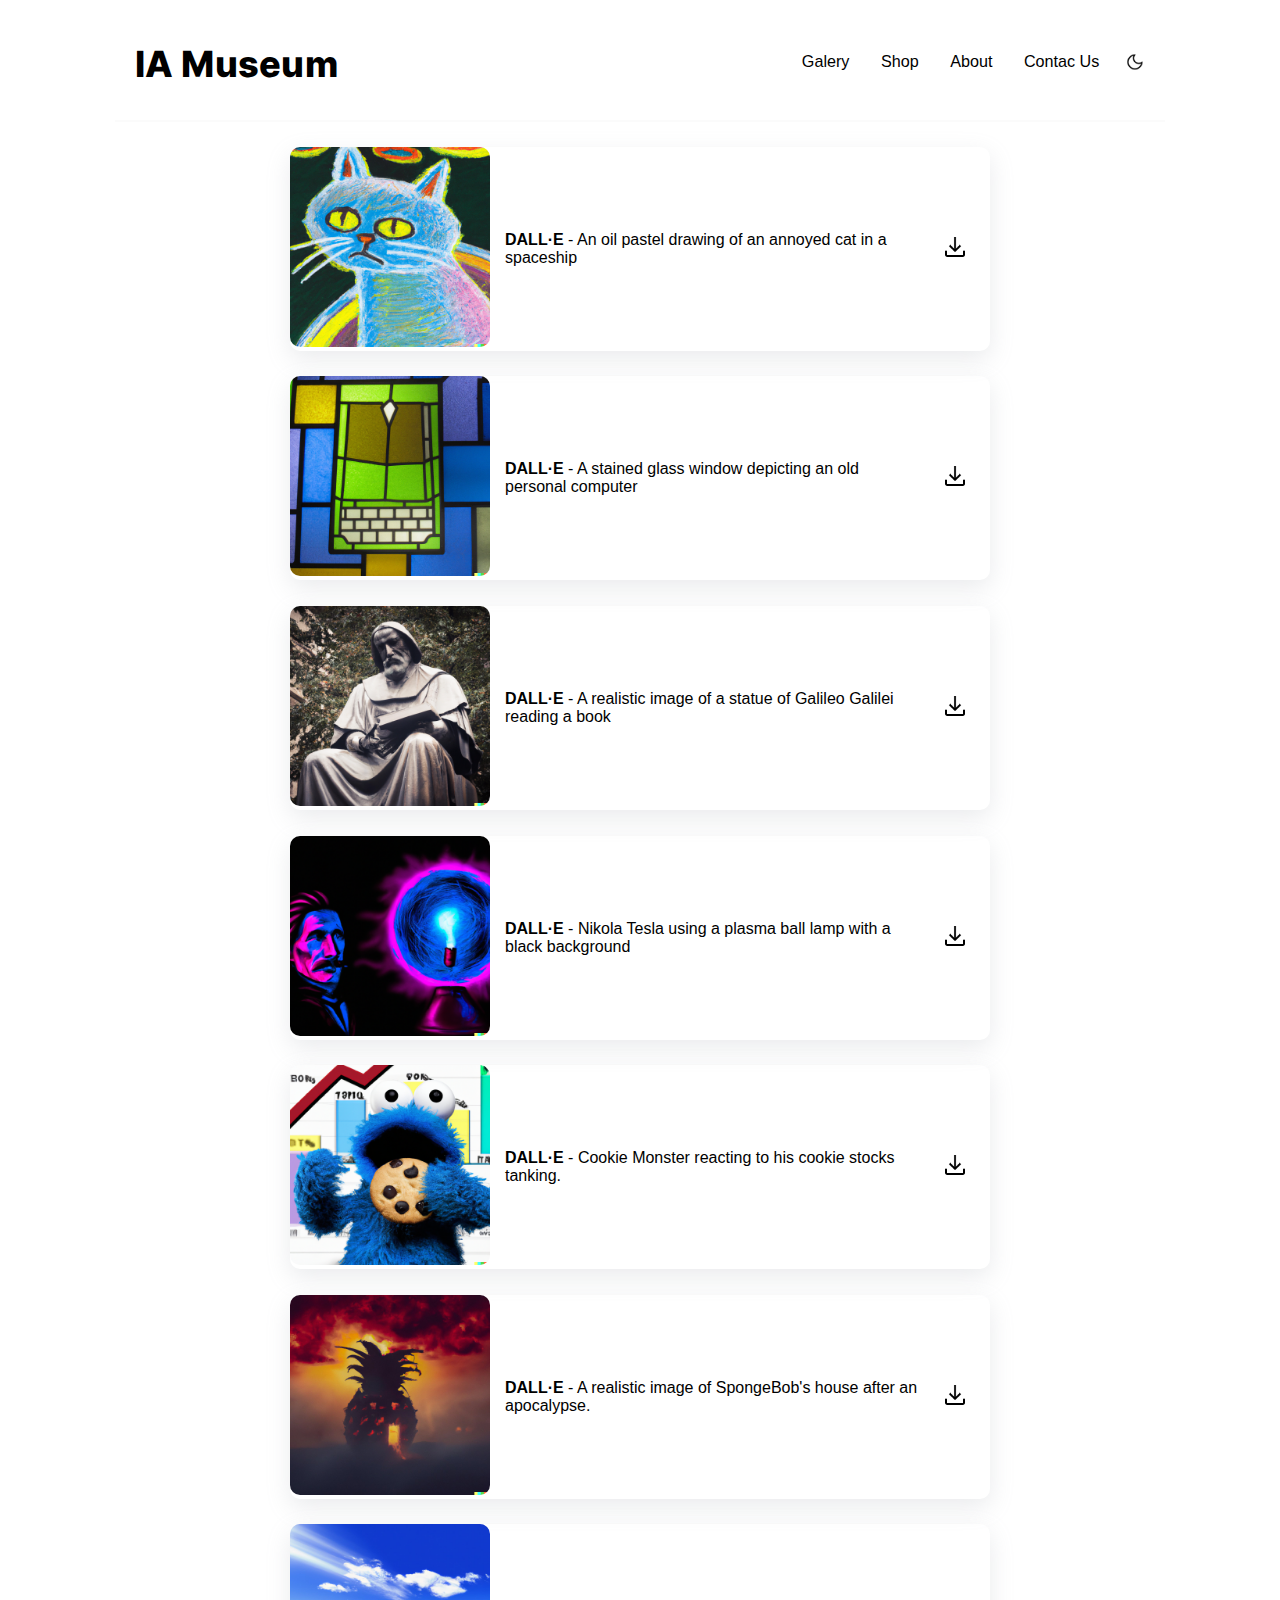
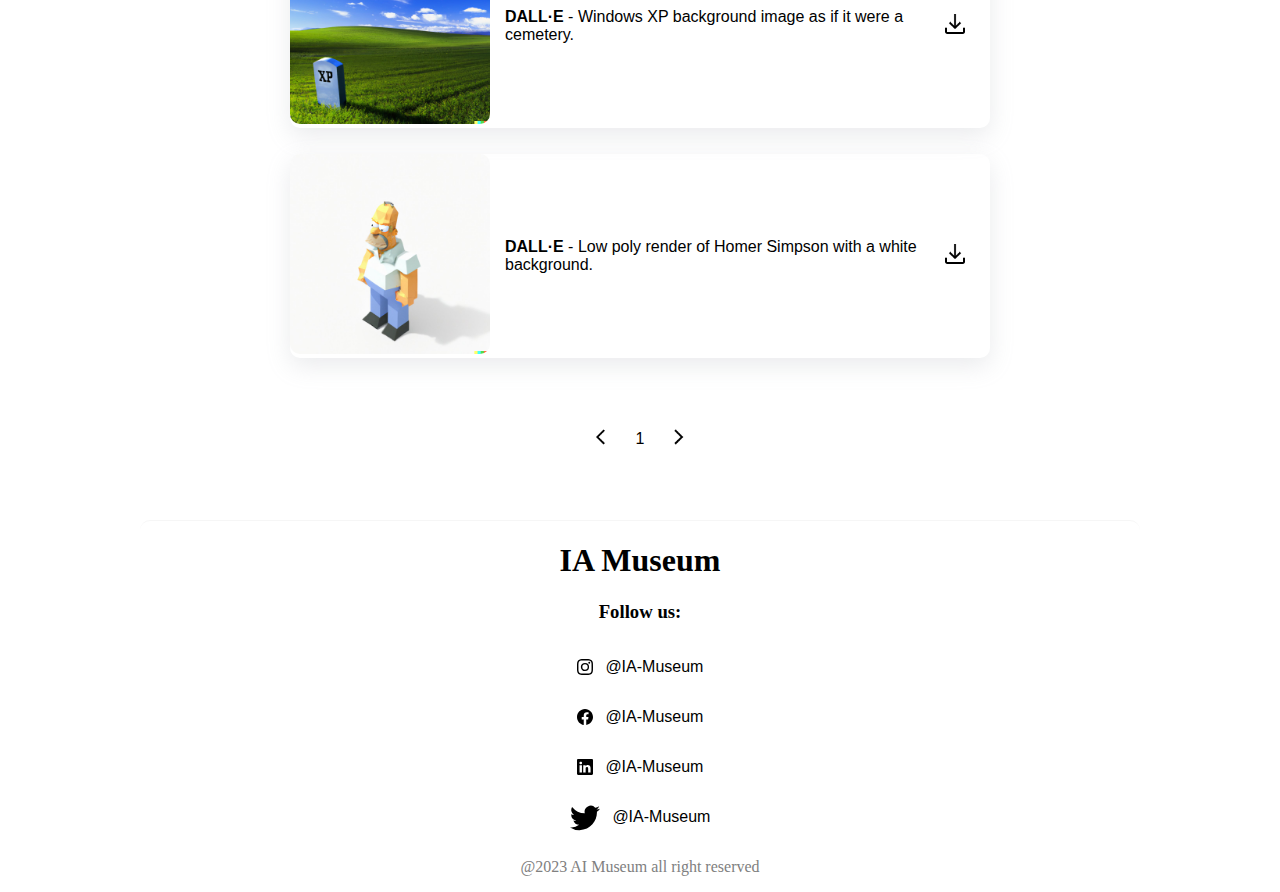
<file: pages/galery/galery.html>
<!DOCTYPE html>
<html lang="en">
<head>
    <meta charset="UTF-8">
    <meta http-equiv="X-UA-Compatible" content="IE=edge">
    <meta name="viewport" content="width=device-width, initial-scale=1.0">
    <title>Document</title>
</head>


<link rel="stylesheet" href="/index.css"/>
<link rel="stylesheet" href="galery.css"/>
<link rel="icon" href="/assets/homepage_images/page-logo.ico"/>
<link rel="stylesheet" href="https://fonts.googleapis.com/css2?family=Material+Symbols+Outlined:opsz,wght,FILL,GRAD@48,400,0,0" />

<body>
    <header class="top_stick">
        <div id="head" >
            <a href="/" class="homeButton">
                <h1 class="">IA Museum</h1>
            </a>
            <div class="headSelector">
                <a href="/pages/galery/galery.html">
                    <button>Galery</button>
                </a>
                <a href="/pages/shop/shop.html" >
                    <button>Shop</button>
                </a>
                <a href="/pages/about/about.html" >
                    <button>About</button>
                </a>
                <a href="/pages/contact/contact.html" >
                    <button>Contac Us</button>
                </a>
                <div class="moon">
                    <img class="icons" src="/assets/icons/moon.png">
                </div>     
            </div>
        </div>
    </header>


    <body>
        <div class="box_shadow">
            <a href="/assets/images/gato.png">
                <img src="/assets/images/gato.png" alt="" class="galery_image" loading="lazy">
            </a>
            <div class="box_description">
                <p class="description"><b>DALL·E</b> - An oil pastel drawing of an annoyed cat in a spaceship</p>
                <a href="/assets/images/gato.png" download>
                    <img src="/assets/icons/download.png" class="download_button" >
                </a>
            </div>
        </div>

        <div class="box_shadow">
            <a href="/assets/images/computer.png">
                <img src="/assets/images/computer.png" alt="" class="galery_image" loading="lazy">
            </a>
            <div class="box_description">
                <p class="description"><b>DALL·E</b> - A stained glass window depicting an old personal computer</p>
                <a href="/assets/images/computer.png"  download>
                    <img src="/assets/icons/download.png" class="download_button">
                </a>
            </div>
        </div>
    
        

        <div class="box_shadow">
            <a href="/assets/images/estatua.png">
                <img src="/assets/images/estatua.png" alt="" class="galery_image" loading="lazy">
            </a>
            <div class="box_description">
                <p class="description"><b>DALL·E</b> - A realistic image of a statue of Galileo Galilei reading a book</p>
                <a href="/assets/images/estatua.png" download>
                    <img src="/assets/icons/download.png" class="download_button">
                </a>
            </div>
        </div>
    
        <div class="box_shadow">
            <a href="/assets/images/tesla.png">
                <img src="/assets/images/tesla.png" alt="" class="galery_image" loading="lazy">
            </a>
            <div class="box_description">
                <p class="description"><b>DALL·E</b> - Nikola Tesla using a plasma ball lamp with a black background</p>
                <a href="/assets/images/tesla.png" download>
                    <img src="/assets/icons/download.png" class="download_button">
                </a>
            </div>
        </div>
    
        <div class="box_shadow">
            <a href="/assets/images/monster.png">
                <img src="/assets/images/monster.png" alt="" class="galery_image" loading="lazy">
            </a>
            <div class="box_description">
                <p class="description"><b>DALL·E</b> - Cookie Monster reacting to his cookie stocks tanking.</p>
                <a href="/assets/images/monster.png" download>
                    <img src="/assets/icons/download.png" class="download_button">
                </a>
            </div>
        </div>

        <div class="box_shadow">
            <a href="/assets/images/bob.jpeg">
                <img src="/assets/images/bob.jpeg" alt="" class="galery_image" loading="lazy">
            </a>
            <div class="box_description">
                <p class="description"><b>DALL·E</b> - A realistic image of SpongeBob's house after an apocalypse.</p>
                <a href="/assets/images/bob.jpeg" download>
                    <img src="/assets/icons/download.png" class="download_button">
                </a>
            </div>
        </div>

        <div class="box_shadow">
            <a href="/assets/images/windows.jpeg">
                <img src="/assets/images/windows.jpeg" alt="" class="galery_image" loading="lazy">
            </a>
            <div class="box_description">
                <p class="description"><b>DALL·E</b> - Windows XP background image as if it were a cemetery.</p>
                <a href="/assets/images/windows.jpeg" download>
                    <img src="/assets/icons/download.png" class="download_button">
                </a>
            </div>
        </div>

        <div class="box_shadow">
            <a href="/assets/images/homer.jpeg">
                <img src="/assets/images/homer.jpeg" alt="" class="galery_image" loading="lazy">
            </a>
            <div class="box_description">
                <p class="description"><b>DALL·E</b> - Low poly render of Homer Simpson with a white background.</p>
                <a href="/assets/images/homer.jpeg" download>
                    <img src="/assets/icons/download.png" class="download_button" loading="lazy">
                </a>
            </div>
        </div>
        <div class="page_selector">
            <a>
                <img src="/assets/icons/arrow_left.png" class="download_button">
            </a>
            1
            <a href="/pages/galery/galery2.html">
                <img src="/assets/icons/arrow_right.png" class="download_button">
            </a>
        </div>
    </body>
    <footer>
        <div class="footer_box">
            <h1 class="">IA Museum</h1>
            <div>
                    <h3>Follow us:</h3>
                    <a class="social_network_hyperlink" href="https://www.instagram.com/" target="_blank" rel="noopener noreferrer">
                        <div class="social_network">
                            <img src="/assets/icons/instagram.svg">
                            <p class="social_network_name">@IA-Museum</p>
                        </div>
                    </a>
                    <a class="social_network_hyperlink" href="https://es-la.facebook.com/" target="_blank" rel="noopener noreferrer">
                        <div class="social_network">
                            <img src="/assets/icons/facebook.svg">
                            <p class="social_network_name">@IA-Museum</p>
                        </div>
                    </a>
                    <a class="social_network_hyperlink" href="https://ar.linkedin.com/" target="_blank" rel="noopener noreferrer">
                        <div class="social_network">
                            <img src="/assets/icons/linkedin.svg" target="_blank" rel="noopener noreferrer">
                            <p class="social_network_name">@IA-Museum</p>
                        </div>
                    </a>
                    <a class="social_network_hyperlink" href="https://twitter.com/" target="_blank" rel="noopener noreferrer">
                        <div class="social_network">
                            <img class="social_network_logo" src="/assets/icons/twitter.svg">
                            <p class="social_network_name">@IA-Museum</p>
                        </div> 
                    </a> 
            </div>
            <p class="copyright">@2023 AI Museum all right reserved</p>
        </div>
    </footer>

    

</body>
</html>
</file>
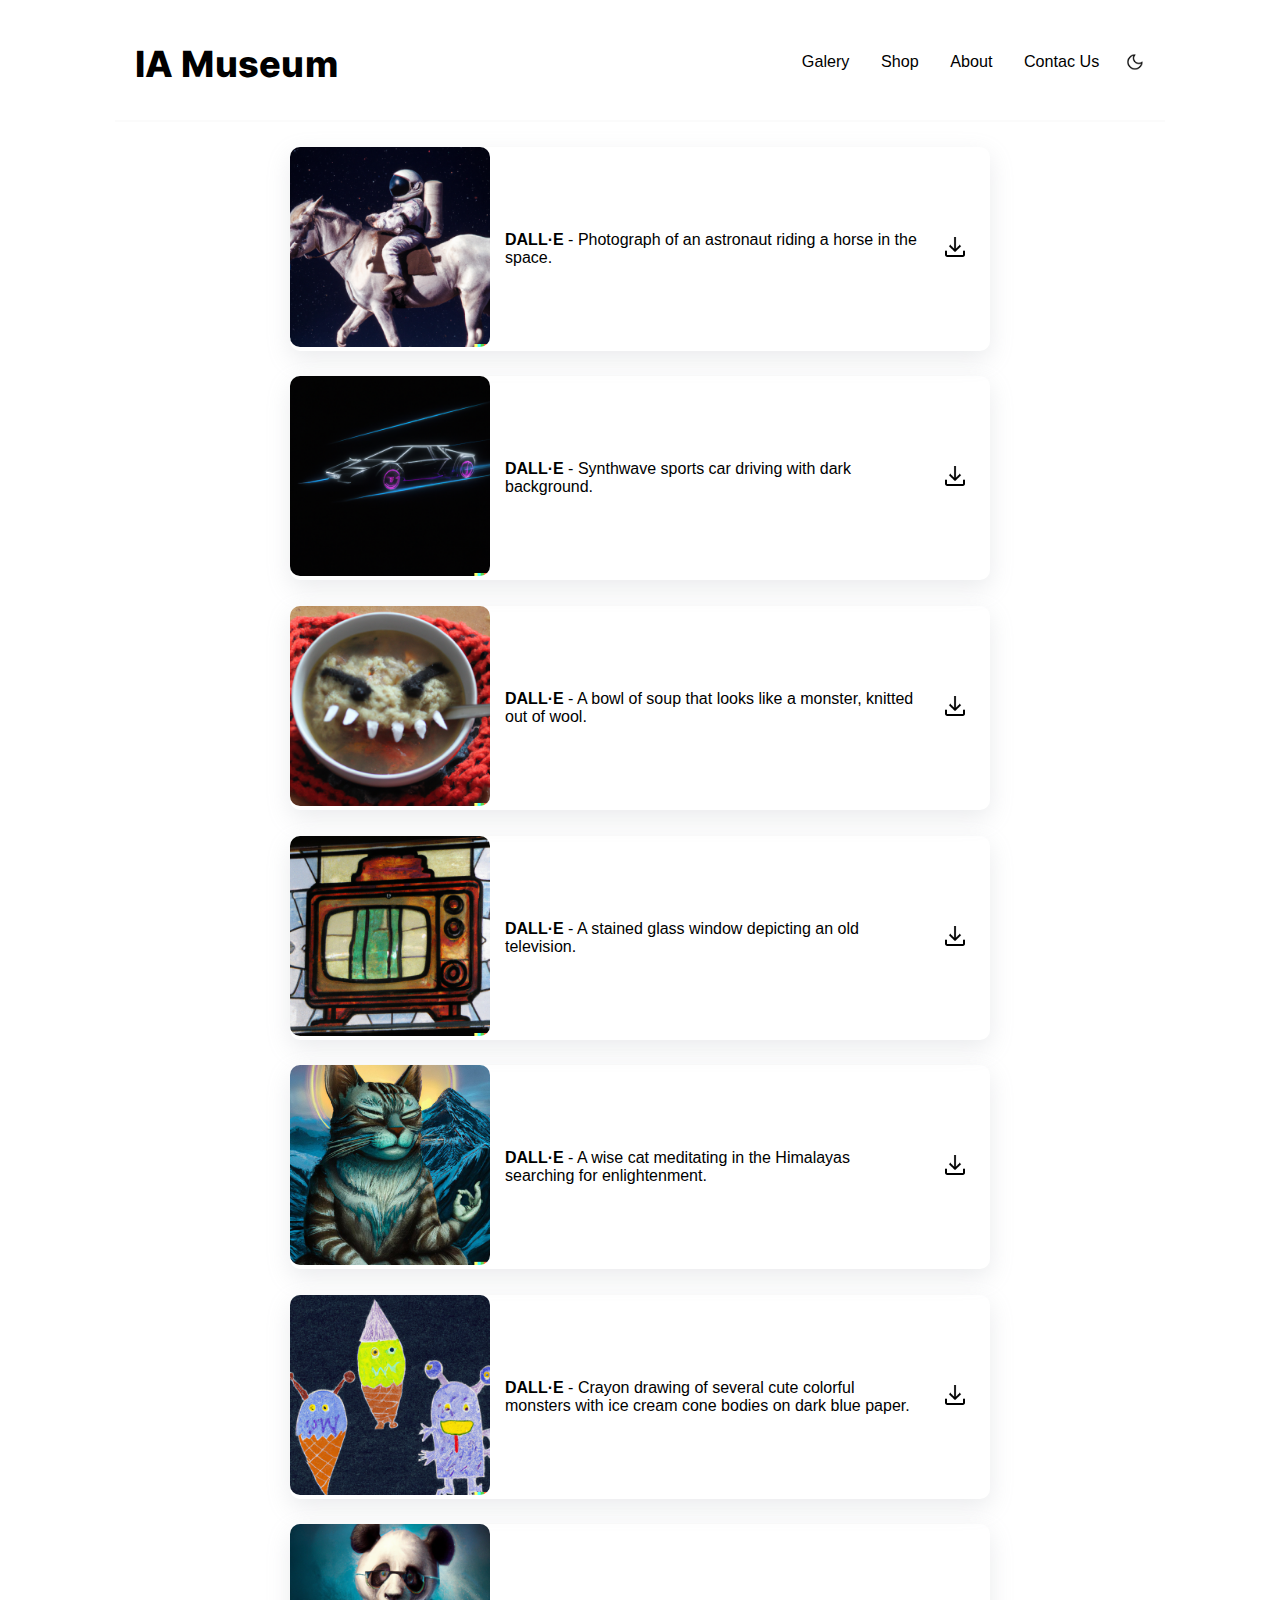
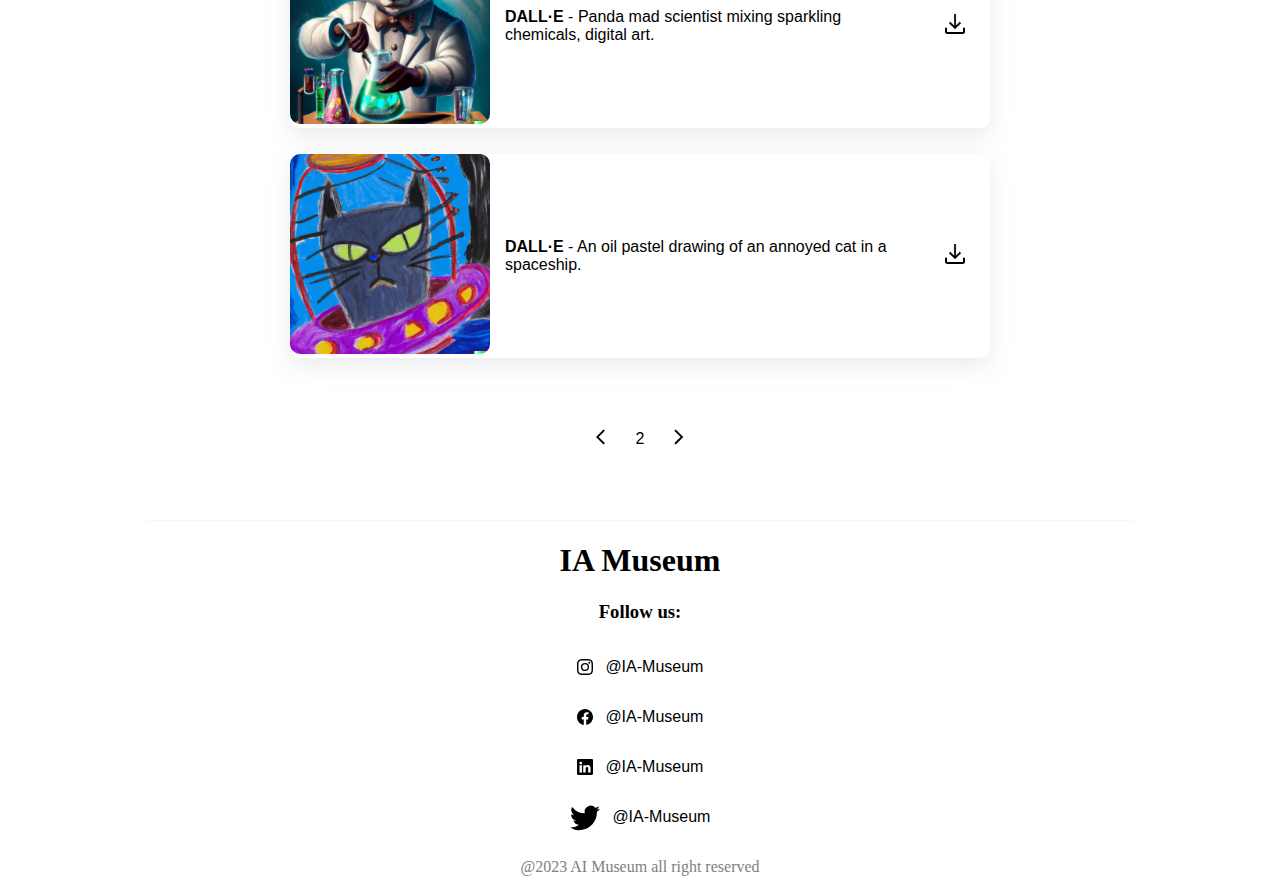
<file: pages/galery/galery2.html>
<!DOCTYPE html>
<html lang="en">
<head>
    <meta charset="UTF-8">
    <meta http-equiv="X-UA-Compatible" content="IE=edge">
    <meta name="viewport" content="width=device-width, initial-scale=1.0">
    <title>Document</title>
</head>

<link rel="stylesheet" href="/index.css"/>
<link rel="stylesheet" href="galery.css"/>
<link rel="icon" href="/assets/homepage_images/page-logo.ico"/>
<link rel="stylesheet" href="https://fonts.googleapis.com/css2?family=Material+Symbols+Outlined:opsz,wght,FILL,GRAD@48,400,0,0" />

<body>
    <header class="top_stick">
        <div id="head" >
            <a href="/" class="homeButton">
                <h1 class="">IA Museum</h1>
            </a>
            <div class="headSelector">
                <a href="/pages/galery/galery.html">
                    <button>Galery</button>
                </a>
                <a href="/pages/shop/shop.html" >
                    <button>Shop</button>
                </a>
                <a href="/pages/about/about.html" >
                    <button>About</button>
                </a>
                <a href="/pages/contact/contact.html" >
                    <button>Contac Us</button>
                </a>
                <div class="moon">
                    <img class="icons" src="/assets/icons/moon.png">
                </div>     
            </div>
        </div>
    </header>


    <body>
        <div class="box_shadow">
            <a href="/assets/images/astronuat.png">
                <img src="/assets/images/astronuat.png" alt="" class="galery_image" loading="lazy">
            </a>
            <div class="box_description">
                <p class="description"><b>DALL·E</b> - Photograph of an astronaut riding a horse in the space.</span></p>
                <a href="/assets/images/astronuat.png" download>
                    <img src="/assets/icons/download.png" class="download_button">
                </a>
            </div>
        </div>

        <div class="box_shadow">
            <a href="/assets/images/car.png">
                <img src="/assets/images/car.png" alt="" class="galery_image" loading="lazy">
            </a>
            <div class="box_description">
                <p class="description"><b>DALL·E</b> - Synthwave sports car driving with dark background.</p>
                <a href="/assets/images/car.png" download>
                    <img src="/assets/icons/download.png" class="download_button">
                </a>
            </div>
        </div>
    
        

        <div class="box_shadow">
            <a href="/assets/images/cup_monster.png">
                <img src="/assets/images/cup_monster.png" alt="" class="galery_image" loading="lazy">
            </a>
            <div class="box_description">
                <p class="description"><b>DALL·E</b> - A bowl of soup that looks like a monster, knitted out of wool.</p>
                <a href="/assets/images/cup_monster.png" download>
                    <img src="/assets/icons/download.png" class="download_button">
                </a>
            </div>
        </div>
    
        <div class="box_shadow">
            <a href="/assets/images/tv.png">
                <img src="/assets/images/tv.png" alt="" class="galery_image" loading="lazy">
            </a>
            <div class="box_description">
                <p class="description"><b>DALL·E</b> - A stained glass window depicting an old television.</p>
                <a href="/assets/images/tv.png" download>
                    <img src="/assets/icons/download.png" class="download_button">
                </a>
            </div>
        </div>
    
        <div class="box_shadow">
            <a href="/assets/images/meditate_cat.png">
                <img src="/assets/images/meditate_cat.png" alt="" class="galery_image" loading="lazy">
            </a>
            <div class="box_description">
                <p class="description"><b>DALL·E</b> - A wise cat meditating in the Himalayas searching for enlightenment.</p>
                <a href="/assets/images/meditate_cat.png" download>
                    <img src="/assets/icons/download.png" class="download_button">
                </a>
            </div>
        </div>

        <div class="box_shadow">
            <a href="/assets/images/crayon_monsters.png">
                <img src="/assets/images/crayon_monsters.png" alt="" class="galery_image" loading="lazy">
            </a>
            <div class="box_description">
                <p class="description"><b>DALL·E</b> - Crayon drawing of several cute colorful monsters with ice cream cone bodies on dark blue paper.</p>
                <a href="/assets/images/crayon_monsters.png" download>
                    <img src="/assets/icons/download.png" class="download_button">
                </a>
            </div>
        </div>

        <div class="box_shadow">
            <a href="/assets/images/panda.png">
                <img src="/assets/images/panda.png" alt="" class="galery_image" loading="lazy">
            </a>
            <div class="box_description">
                <p class="description"><b>DALL·E</b> - Panda mad scientist mixing sparkling chemicals, digital art.</p>
                <a href="/assets/images/panda.png" download>
                    <img src="/assets/icons/download.png" class="download_button">
                </a>
            </div>
        </div>

        <div class="box_shadow">
            <a href="/assets/images/spaceship_cat.png">
                <img src="/assets/images/spaceship_cat.png" alt="" class="galery_image" loading="lazy">
            </a>
            <div class="box_description">
                <p class="description"><b>DALL·E</b> - An oil pastel drawing of an annoyed cat in a spaceship.</p>
                <a href="/assets/images/spaceship_cat.png" download>
                    <img src="/assets/icons/download.png" class="download_button">
                </a>
            </div>
        </div>
        <div class="page_selector">
            <a href="/pages/galery/galery.html">
                <img src="/assets/icons/arrow_left.png" class="download_button">
            </a>
            2
            <a href="/pages/galery/galery3.html">
                <img src="/assets/icons/arrow_right.png" class="download_button">
            </a>
        </div>
    </body>
    <footer>
        <div class="footer_box">
            <h1 class="">IA Museum</h1>
            <div>
                    <h3>Follow us:</h3>
                    <a class="social_network_hyperlink" href="https://www.instagram.com/" target="_blank" rel="noopener noreferrer">
                        <div class="social_network">
                            <img src="/assets/icons/instagram.svg">
                            <p class="social_network_name">@IA-Museum</p>
                        </div>
                    </a>
                    <a class="social_network_hyperlink" href="https://es-la.facebook.com/" target="_blank" rel="noopener noreferrer">
                        <div class="social_network">
                            <img src="/assets/icons/facebook.svg">
                            <p class="social_network_name">@IA-Museum</p>
                        </div>
                    </a>
                    <a class="social_network_hyperlink" href="https://ar.linkedin.com/" target="_blank" rel="noopener noreferrer">
                        <div class="social_network">
                            <img src="/assets/icons/linkedin.svg" target="_blank" rel="noopener noreferrer">
                            <p class="social_network_name">@IA-Museum</p>
                        </div>
                    </a>
                    <a class="social_network_hyperlink" href="https://twitter.com/" target="_blank" rel="noopener noreferrer">
                        <div class="social_network">
                            <img class="social_network_logo" src="/assets/icons/twitter.svg">
                            <p class="social_network_name">@IA-Museum</p>
                        </div> 
                    </a> 
            </div>
            <p class="copyright">@2023 AI Museum all right reserved</p>
        </div>
    </footer>

    

</body>
</html>
</file>
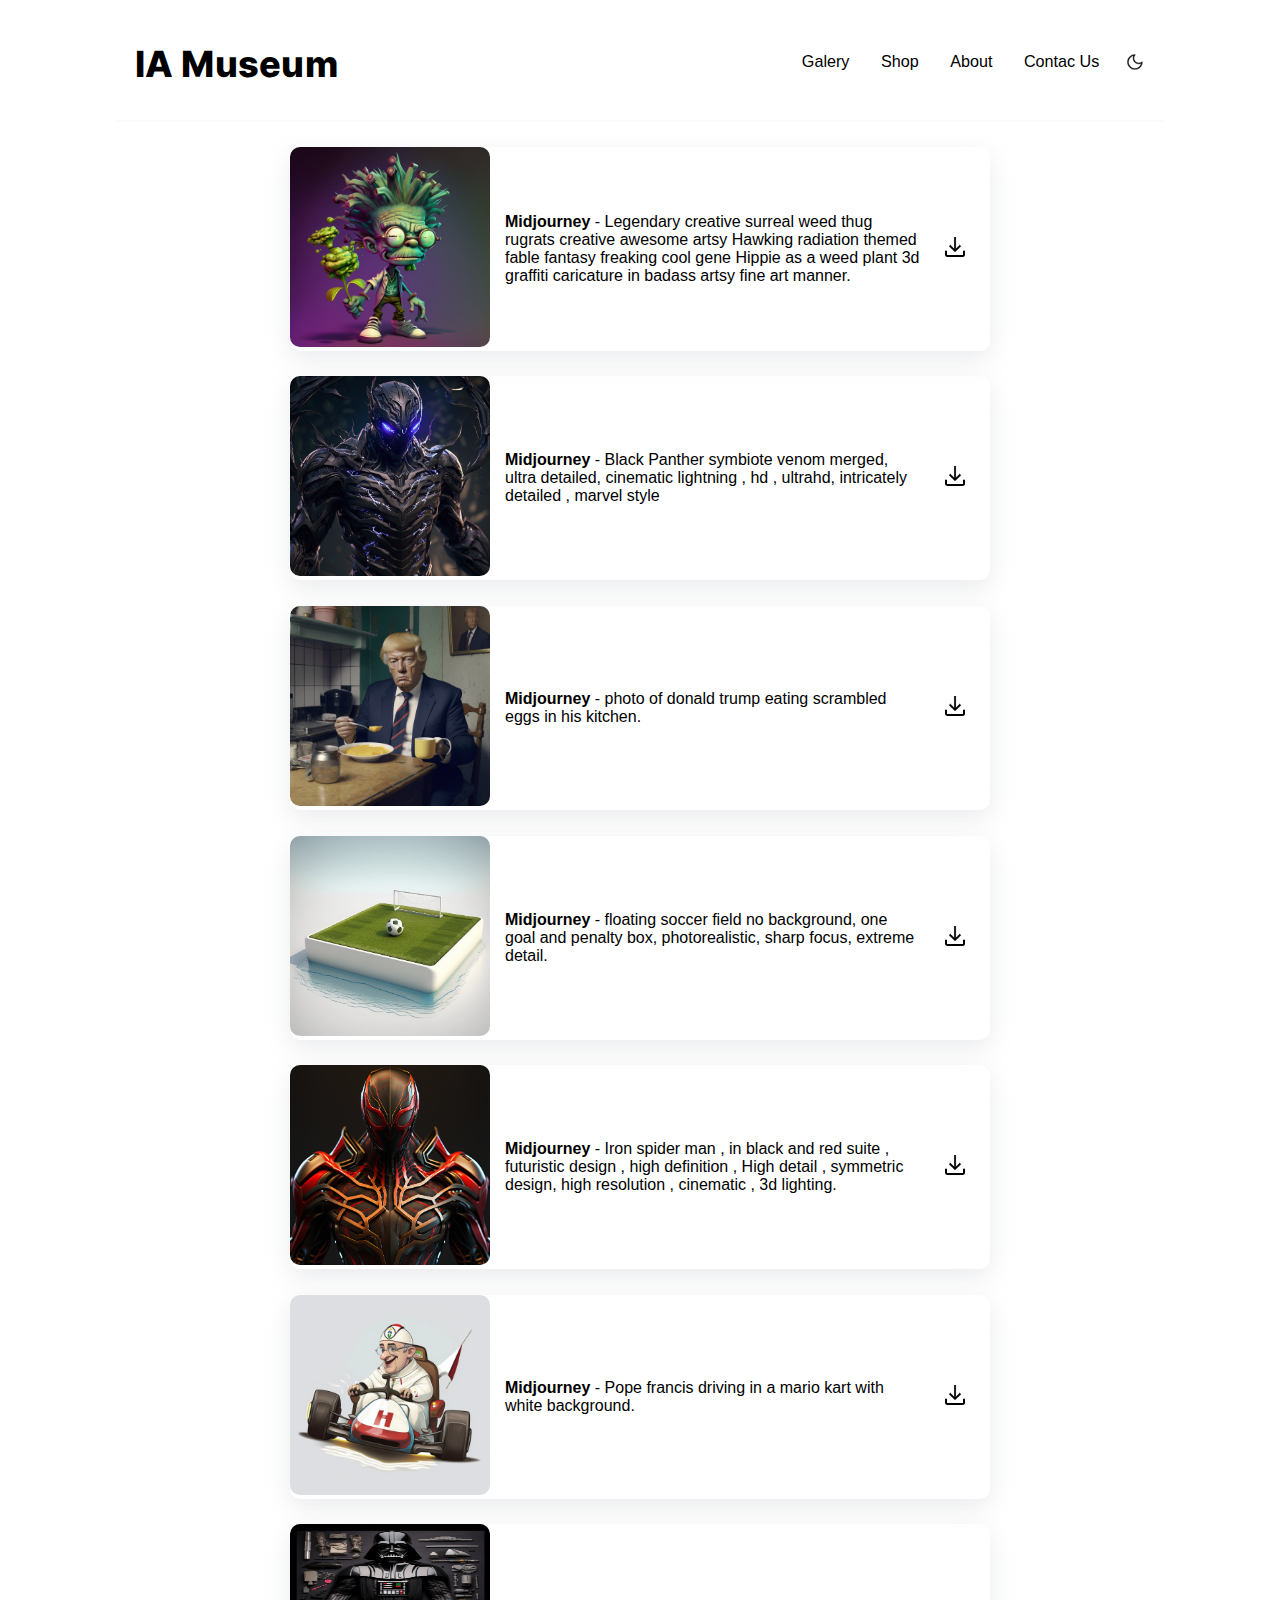
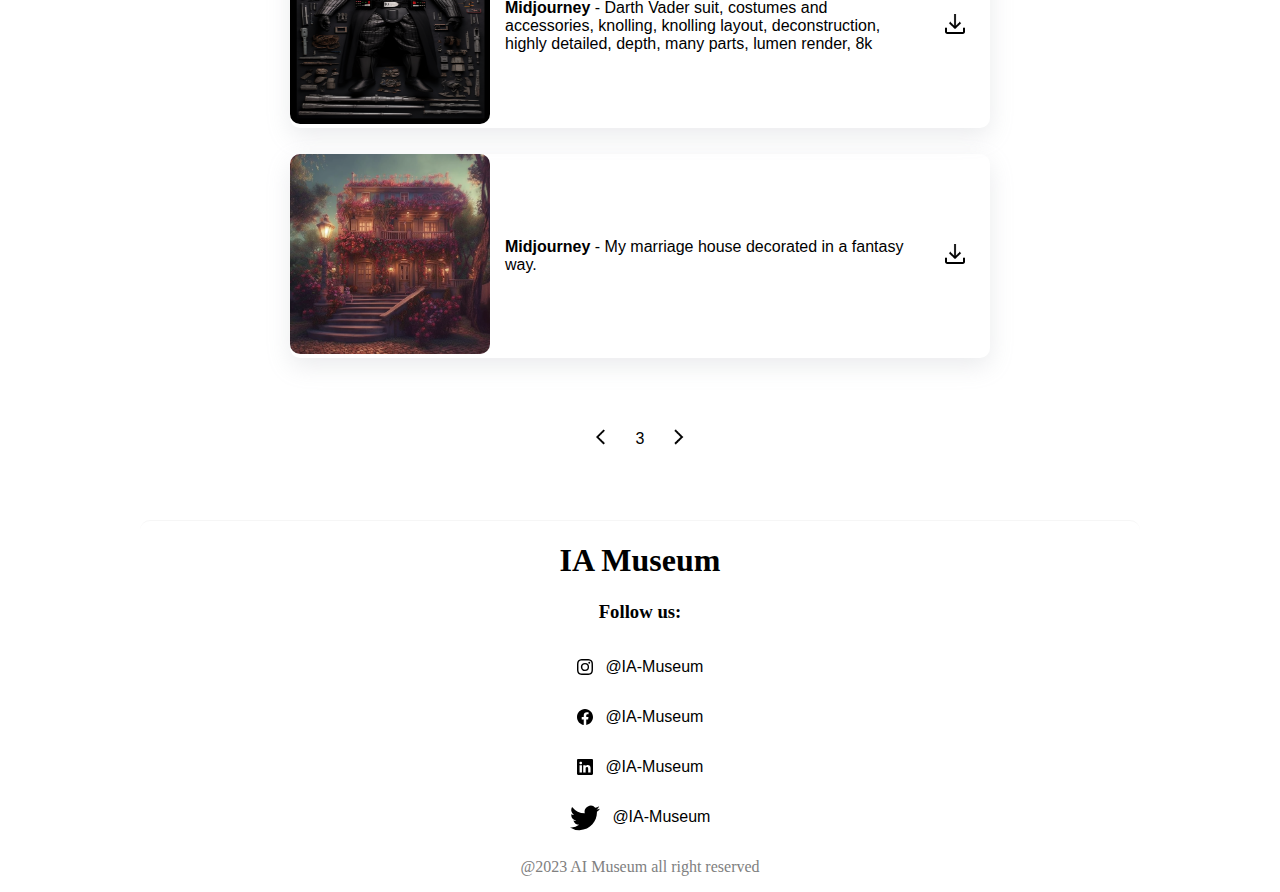
<file: pages/galery/galery3.html>
<!DOCTYPE html>
<html lang="en">
<head>
    <meta charset="UTF-8">
    <meta http-equiv="X-UA-Compatible" content="IE=edge">
    <meta name="viewport" content="width=device-width, initial-scale=1.0">
    <title>Document</title>
</head>
<link rel="stylesheet" href="/index.css"/>
<link rel="stylesheet" href="galery.css"/>
<link rel="icon" href="/assets/homepage_images/page-logo.ico"/>
<link rel="stylesheet" href="https://fonts.googleapis.com/css2?family=Material+Symbols+Outlined:opsz,wght,FILL,GRAD@48,400,0,0" />

<body>
    <header class="top_stick">
        <div id="head" >
            <a href="/" class="homeButton">
                <h1 class="">IA Museum</h1>
            </a>
            <div class="headSelector">
                <a href="/pages/galery/galery.html">
                    <button>Galery</button>
                </a>
                <a href="/pages/shop/shop.html" >
                    <button>Shop</button>
                </a>
                <a href="/pages/about/about.html" >
                    <button>About</button>
                </a>
                <a href="/pages/contact/contact.html" >
                    <button>Contac Us</button>
                </a>
                <div class="moon">
                    <img class="icons" src="/assets/icons/moon.png">
                </div>     
            </div>
        </div>
    </header>


    <body>
        <div class="box_shadow">
            <a href="/assets/images/elf.png">
                <img src="/assets/images/elf.png" alt="" class="galery_image" loading="lazy">
            </a>
            <div class="box_description">
                <p class="description"><b>Midjourney</b> - Legendary creative surreal weed thug rugrats creative awesome artsy Hawking radiation themed fable fantasy freaking cool gene Hippie as a weed plant 3d graffiti caricature in badass artsy fine art manner.</span></p>
                <a href="/assets/images/elf.png" download>
                    <img src="/assets/icons/download.png" class="download_button">
                </a>
            </div>
        </div>

        <div class="box_shadow">
            <a href="/assets/images/black_panter.png">
                <img src="/assets/images/black_panter.png" alt="" class="galery_image" loading="lazy">
            </a>
            <div class="box_description">
                <p class="description"><b>Midjourney</b> - Black Panther symbiote venom merged, ultra detailed, cinematic lightning , hd , ultrahd, intricately detailed , marvel style</p>
                <a href="/assets/images/black_panter.png" download>
                    <img src="/assets/icons/download.png" class="download_button">
                </a>
            </div>
        </div>
    
        

        <div class="box_shadow">
            <a href="/assets/images/donald_trump.png">
                <img src="/assets/images/donald_trump.png" alt="" class="galery_image" loading="lazy">
            </a>
            <div class="box_description">
                <p class="description"><b>Midjourney</b> - photo of donald trump eating scrambled eggs in his kitchen.</p>
                <a href="/assets/images/donald_trump.png" download>
                    <img src="/assets/icons/download.png" class="download_button">
                </a>
            </div>
        </div>
    
        <div class="box_shadow">
            <a href="/assets/images/football.png">
                <img src="/assets/images/football.png" alt="" class="galery_image" loading="lazy">
            </a>
            <div class="box_description">
                <p class="description"><b>Midjourney</b> - floating soccer field no background, one goal and penalty box, photorealistic, sharp focus, extreme detail.</p>
                <a href="/assets/images/football.png" download>
                    <img src="/assets/icons/download.png" class="download_button">
                </a>
            </div>
        </div>
    
        <div class="box_shadow">
            <a href="/assets/images/ironman.png">
                <img src="/assets/images/ironman.png" alt="" class="galery_image" loading="lazy">
            </a>
            <div class="box_description">
                <p class="description"><b>Midjourney</b> - Iron spider man , in black and red suite , futuristic design , high definition , High detail , symmetric design, high resolution , cinematic , 3d lighting.</p>
                <a href="/assets/images/ironman.png" download>
                    <img src="/assets/icons/download.png" class="download_button">
                </a>
            </div>
        </div>

        <div class="box_shadow">
            <a href="/assets/images/pope.png">
                <img src="/assets/images/pope.png" alt="" class="galery_image" loading="lazy">
            </a>
            <div class="box_description">
                <p class="description"><b>Midjourney</b> - Pope francis driving in a mario kart  with white background.</p>
                <a href="/assets/images/pope.png" download>
                    <img src="/assets/icons/download.png" class="download_button">
                </a>
            </div>
        </div>

        <div class="box_shadow">
            <a href="/assets/images/dark_vader.png">
                <img src="/assets/images/dark_vader.png" alt="" class="galery_image" loading="lazy">
            </a>
            <div class="box_description">
                <p class="description"><b>Midjourney</b> - Darth Vader suit, costumes and accessories, knolling, knolling layout, deconstruction, highly detailed, depth, many parts, lumen render, 8k</p>
                <a href="/assets/images/dark_vader.png" download>
                    <img src="/assets/icons/download.png" class="download_button">
                </a>
            </div>
        </div>

        <div class="box_shadow">
            <a href="/assets/images/house.png">
                <img src="/assets/images/house.png" alt="" class="galery_image" loading="lazy">
            </a>
            <div class="box_description">
                <p class="description"><b>Midjourney</b> - My marriage house decorated in a fantasy way.</p>
                <a href="/assets/images/house.png" download>
                    <img src="/assets/icons/download.png" class="download_button">
                </a>
            </div>
        </div>
        <div class="page_selector">
            <a href="/pages/galery/galery2.html">
                <img src="/assets/icons/arrow_left.png" class="download_button" loading="lazy">
            </a>
            3
            <a>
                <img src="/assets/icons/arrow_right.png" class="download_button">
            </a>
        </div>
    </body>
    <footer>
        <div class="footer_box">
            <h1 class="">IA Museum</h1>
            <div>
                    <h3>Follow us:</h3>
                    <a class="social_network_hyperlink" href="https://www.instagram.com/" target="_blank" rel="noopener noreferrer">
                        <div class="social_network">
                            <img src="/assets/icons/instagram.svg">
                            <p class="social_network_name">@IA-Museum</p>
                        </div>
                    </a>
                    <a class="social_network_hyperlink" href="https://es-la.facebook.com/" target="_blank" rel="noopener noreferrer">
                        <div class="social_network">
                            <img src="/assets/icons/facebook.svg">
                            <p class="social_network_name">@IA-Museum</p>
                        </div>
                    </a>
                    <a class="social_network_hyperlink" href="https://ar.linkedin.com/" target="_blank" rel="noopener noreferrer">
                        <div class="social_network">
                            <img src="/assets/icons/linkedin.svg" target="_blank" rel="noopener noreferrer">
                            <p class="social_network_name">@IA-Museum</p>
                        </div>
                    </a>
                    <a class="social_network_hyperlink" href="https://twitter.com/" target="_blank" rel="noopener noreferrer">
                        <div class="social_network">
                            <img class="social_network_logo" src="/assets/icons/twitter.svg">
                            <p class="social_network_name">@IA-Museum</p>
                        </div> 
                    </a> 
            </div>
            <p class="copyright">@2023 AI Museum all right reserved</p>
        </div>
    </footer>

    

</body>
</html>
</file>
<file: index.css>
body {
    font-family: Arial Helvetica, sans-serif;
    font-family: Arial Helvetica, sans-serif;
    background-color: white;
    color: black;
}

.dark-mode {
    background-color: #252525;
    color: white; 
  }


a{
    text-decoration:none;
}

/*  FONT    */

@font-face {
    font-family: DeliciousHandrawn;
    src: url(/fonts/DeliciousHandrawn.ttf);
  }



@font-face {
    font-family: inter;
    src: url(/assets/fonts/Inter-ExtraBold.ttf);
}




/*   HEAD   */
@media only screen and (min-width: 0px) {
    .logo_IA {
        width: 10vw;
        height: 10vw;
        max-width: 50px;
        max-height: 50px;
        transform: scaleX(-1);
    }

    .logo_text{
        display: none;
    }



    .top_stick{
        position: sticky;
        top: 0px;
        z-index: 100;
        background-color: white;
        transform: scale(1.01);
     
    }
    
    .dark-mode .top_stick {
        background-color: #252525; 
        color: white; 
      }

    #head{
        padding-top: 10px;
        padding-bottom: 10px;
        display: flex;
        justify-content: space-between;
        align-items: center;
        max-width: 1000px;
        margin-left: auto;
        margin-right: auto;
        padding-left: 20px;
        padding-right: 20px;
        position: relative;
        z-index: 9999;
        border-bottom: 1px solid rgba(148, 148, 148, 0.07);
    }

    .dark-mode #head {
        color: white;
    }
    
    .headSelector {
        display: flex;
        text-align: center;
        gap: 1.5vw;
        color: white;
        
    }

    #sidebar{
        position: fixed;
        background-color: rgb(250, 250, 250);
        right: -100%;
        top: 0;
        width: 50vw;
        height: 100%;
        z-index: 1000;
        box-shadow: -10px 0px 10px 1px #acacac;
       
    }

    .dark-mode #sidebar {
        position: fixed;
        background-color: rgb(48, 48, 48);
        right: -100%;
        top: 0;
        width: 50vw;
        height: 100%;
        z-index: 1000;
        box-shadow: -10px 0px 10px 1px #919191;
       
    }

    #sidebar.active{
        
        right: 0;
        transition: 0.2s;
        
    }

    #sidebar.close{
        
        right: -100%;
        transition: 0.2s;
        display: none;
    }
    .sidebar_text{
        color: black;
        gap: 5vw;
        border-bottom: 1px solid rgba(53, 53, 53, 0.07);
        padding-left: 5vw;
        cursor: pointer;
        font-size: large;

    }

    .dark-mode .sidebar_text{
        color: white;
        gap: 5vw;
        border-bottom: 1px solid rgba(53, 53, 53, 0.07);
        padding-left: 5vw;
        cursor: pointer;
        font-size: large;

    }

    .sidebar_text:hover{
        transform: scale(1.05);
        transition: .5s ;
    }

    .sidebar_text_box{
        padding-top: 10vw;
        display: flex;
        flex-direction: column;
        gap: 5vw;
    }
  
    .close_menu{
        position: absolute;
        margin: 4vw;
        cursor: pointer;
    }
    .close_menu:hover{
        transform: scale(1.05);
        color: #FAFAFA;
        transition: .2s ;
    }

    
    .headSelector_text {
        background-color: transparent;
        border: none;
        display: none;
    }

    .dark-mode .headSelector_text {
        color: white;
    }
    
    .headSelector_text:hover {
        transform: scale(1.05);
        transition: .2s ;
    }

    .bolded{
        font: bold;
        
    }
    
    .icons{
        width: 30px;  
        height: auto; 
        
    }

    .dark-mode .icons { 
        filter: invert(100%);
    }
    
    .homeButton{
        font-weight: bold;
        text-decoration: none ;
        cursor: pointer;
        color: black;
        font-family: inter;
        font: bold;
        font-size: large;
        display: flex;
        align-items: center;
        gap: 30px;
    }
    
    .header_icons {
        display: inline;
        background-color: transparent;
        border: none;
        cursor: pointer;
        
    }

    

    .header_icons:hover {
        
        transform: scale(1.05);
        color: #413543;
        transition: .2s ; 
        
        
    }
    
    .social_network_name{
        display: none;
        
    }
    


    .social_network{
        align-items: center;
    }

    .social_networks{
        display: flex;
        gap: 5vw;
        justify-content: center;
        
    }

    .social_network_logo{
        width: 4vw;
        min-width: 10px;
        min-height: 10px;
    }
    
    .dark-mode .social_network_logo{
        width: 4vw;
        max-width: 30px;
        max-height: 30px;
        filter: invert(100%);
    }


    /*   FOOTER   */

    .copyright{
        color: gray;
        font: xx-small;
    }

    .footer_box{
        max-width: 1000px;
        font-family: bitter;
        text-align: center;
        justify-content: center;
        border-radius: 10px;
        border-top: 1px solid rgba(128, 128, 128, 0.07);
        margin-left: auto;
        margin-right: auto;
    }
    .social_network_hyperlink:link{
        text-decoration: none;
    }

    .social_network{
        font-family: Arial, Helvetica, sans-serif;
        display: flex;
        gap: 1vw;
        text-align: center;
        justify-content: center;
        color: black;
    }

    .social_network:hover{
        transform: scale(1.1);
        transition: 0.7s ;
    }

    .moon{
        background-color: transparent;
        border: none;
        cursor: pointer;
    }

    

    .moon:hover{
        transform: scale(1.1);
        transition: .2s ;
        cursor: pointer;
    }
}

@media only screen and (min-width: 1000px) {
    .logo_IA {
        width: 50px;
        height: 50px;
        transform: scaleX(-1);
    }
    
    button {
        border: none;
        cursor: pointer;
        outline: none;
        background-color: transparent;
        font-size: medium;
        color: black;
        display: inline;
    }

    .headSelector_text {
        
        display: inline;
    }
    
    .icons{
        width: 20px;  
        height: auto; 
    }

    .logo_text{
        display: inline;
    }

    .dark-mode .logo_text{
        color: white;
    }
    
    .header_icons {
        
        display: none;
        
    }
    .social_network_name{
        display: inline;
        align-items: center;
        color: black;
    }

    .dark-mode .social_network_name{
        display: inline;
        align-items: center;
        color: white;
        
    }

    .social_networks{
        display: flex;
        gap: 10px;
        flex-direction: column;
        
    }

    .social_network_logo{
        width: 30px;
    }
    
    .sidebar{
       display: none;
    }
   
}
</file>
<file: hero.css>
/*  HERO    */


.hero_box{
    background-image: url("assets/homepage_images/museum-photo.png"), linear-gradient(rgb(219, 166, 166), rgb(0, 0, 172));
    background-position: center center;
    background-repeat: no-repeat;
    background-size: cover;
    max-width: 1000px;
    height: 500px;
    margin-left: auto;
    margin-right: auto; 
    z-index: 0;
    margin-top: 10px;
    
}

.hero_text{
    background-color: rgba(255, 255, 255, 0.3);
    
    font-family: sans-serif;
    line-height: 1;
    -webkit-backdrop-filter: blur(1px);
    backdrop-filter: blur(10px);
    text-align: center;
    height: 100%;
    
    
}

.hero_title{
    color: white;
    font-size: xx-large;
    top: 50%;
    left: 50%;
    font-size: xx-large;
    position: absolute;
    margin-left: auto;
    margin-right: auto;
    left: 0;
    right: 0;
    top: 40%;
    text-shadow: rgb(100, 100, 100) 1px 0 10px;
}

.hero_subtitle{
    color: white;
    position: absolute;
    margin-left: auto;
    margin-right: auto;
    left: 0;
    right: 0;
    top: 60%;
    font-size: 20px;
    padding-left: 10px;
    padding-right: 10px;
}
</file>
<file: pages/about.css>
.about_text{
    text-align: center;
    max-width: 1000px;
    margin-left: auto;
    margin-right: auto;
    margin-top: 70px;
    margin-bottom: 70px;
    
}

.about_title{
    font-size:  xx-large;
}
</file>
<file: pages/awards/awards.css>
.awards{
    text-align: center;
    max-width: 1000px;
    margin-left: auto;
    margin-right: auto;
    display: flex;
    justify-content: space-between;
    flex-direction: column;
    gap: 20px;
    
}

.awards_title{
    font-size: xx-large;
    text-decoration: underline;
    
}

.awards_about_title{
    font-size: x-large;
}

.awards_about_p{
    margin-right: 10vw;
    margin-left: 10vw;
}

.upload_box_button{
    border: none;
    cursor: pointer;

}
.upload_box_submit{
  font: bolder;
  border-radius: 15%;
  cursor: pointer;
  
}

.upload_box_selector{
  font: bolder;
  cursor: pointer;
  
}

input{
    background: transparent;
    cursor: pointer;
    font: bolder;
}

.container {
    position: relative;
    width: 50%;
  }
  
  .image {
    display: block;
    width: 100%;
    height: auto;
  }
  
  .overlay {
    position: absolute;
    top: 0;
    bottom: 0;
    left: 0;
    right: 0;
    height: 100%;
    width: 100%;
    opacity: 0;
    transition: .5s ease;
    background-color: #e2b032;
  }
  
  .container:hover .overlay {
    opacity: 1;
  }
  
  .text {
    color: white;
    font-size: 20px;
    position: absolute;
    top: 50%;
    left: 50%;
    -webkit-transform: translate(-50%, -50%);
    -ms-transform: translate(-50%, -50%);
    transform: translate(-50%, -50%);
    text-align: center;
    font: bold;
    font-size: xx-large
  }

.images_box{
    display: flex;
    flex-direction: column;
    align-items: center;
    gap: 2vw;
}
</file>
<file: compra.css>
body {
    font-family: Arial, sans-serif;

  }

  .container {

    max-width: 80vw;
    margin: 0 auto;
    padding: 20px;
    background-color: #f5f5f5;
    border-radius: 5px;
    font-size: x-large;
  }

  .form-group {
    margin-bottom: 15px;
  }

  .form-group label {
    display: block;
    font-weight: bold;
  }

  .form-group input[type="text"],
  .form-group input[type="number"],
  .form-group select {
    width: 100%;
    padding: 5px;
    border: 1px solid #ccc;
    border-radius: 3px;
  }

  .form-group input[type="submit"] {
    background-color: #e1c243;
    color: #fff;
    border: none;
    padding: 10px 20px;
    font-size: 16px;
    cursor: pointer;
  }

  .textInput{
    font-size: xx-large;
  }

  .textOpt{
    font-size: medium;
  }
</file>
<file: pages/galery/galery.css>
@media only screen and (min-width: 1px){
body {
    font-family: Arial Helvetica, sans-serif;
}

.box_shadow{
    box-shadow: rgba(149, 157, 165, 0.2) 0px 8px 24px;
    margin-top: 2vw;
    display: flex;
    justify-content: space-between;
    align-items: center;
    border-radius: 10px;
    max-width: 700px;
    margin-left: auto;
    margin-right: auto;
    height: auto;
    cursor: pointer;
    
}

.box_shadow:hover{
    box-shadow: 1px 1px 5px grey;
    
}



.galery_image{
    height: 25vw;
    width: 25vw;
    border-radius: 10px;  
    overflow: hidden; 
}

.galery_image:hover{
    transform: scale(1.02); 
}


.box_description{
    display: flex;
    align-items: center;
    margin: auto;
    justify-content: space-between;
}


.description{
    padding-left: 15px;
    justify-content: left;
}

.download_button {
    padding-right: 20px;
    padding-left: 20px;
    width: 30px;
    height: 30px;
    cursor: pointer;
    justify-content: right;
    transition: .9s ;
}

.download_button:hover {
    transform: scale(1.10);
    color: #413543;
}

.page_selector{
    margin-top: 5vw;
    margin-bottom: 5vw;
    display: flex;
    justify-content: center;
    align-items: center;
}
}

@media only screen and (min-width: 1000px){
    .galery_image{
        height: 200px;
        width: 200px;
        border-radius: 10px;  
        overflow: hidden; 
    }
}
</file>
<file: pages/shop/shop.css>
@keyframes shake {
    10% {
        transform: rotate(0deg);
    }
    20% {
        transform: rotate(15deg);
    }
    30% {
        transform: rotate(0deg);
    }
    40% {
        transform: rotate(-15deg);
    }
}


.shop_body{
    
    flex-wrap: wrap; 

}

.shop_items{
    display: flex;
    max-width: 800px;
    flex-wrap: wrap;
    align-items: center;
    margin-left: auto;
    margin-right: auto;
    align-items: center;
    justify-content: center;

}



.shop_box{
    width: 240px;
    height: auto;
    font: bold;
    border-radius: 5px;
    box-shadow: rgba(90, 91, 92, 0.2) 0px 8px 24px;
    margin: 10px;
    
}

.shop_box:hover{
    background-color: rgb(210, 210, 210);
    transition: 0.3s;

}

.shop_title{
    padding-top: 15px;
    text-align: center;
}



.shop_price{
    padding-top: 5px;
    padding-bottom: 5px;
    text-align: center;
}

.shop_image{
    width: 200px;
    height: auto;
    margin:auto;
    display:block;
    padding-bottom: 10px;
    cursor: pointer;
}

#cart_box_num{
    width: 20px;
    height: 20px;
    border-radius: 100%;
    text-align: center;
    background-color: red;
    display: flex;
    justify-content: center;
    align-items: center;
    position:fixed;
    bottom:4%;
    right:5%;
    z-index: 100;
}

#cart_box_num .invisible{
    width: 20px;
    height: 20px;
    border-radius: 100%;
    text-align: center;
    background-color: red;
    display: flex;
    justify-content: center;
    align-items: center;
    position:fixed;
    bottom:4%;
    right:5%;
    z-index: 1000;
    display: none;
}

.shop_image:hover{
    transform: scale(1.05);
    transition: 0.3s;
    
}



.add_cart_icon{
    width: 40px;
    margin: auto;
    display:block;
    padding-bottom: 10px;
    cursor: pointer;
    background-color: transparent;
    border: none;
    
}




.add_cart_icon:hover{
    transform: scale(1.10);
    color: #413543;
    
}



.cart_box{
    width: 50px;
    height: 50px;
    border-radius: 100%;
    text-align: center;
    background-color: black;
    display: flex;
    justify-content: center;
    align-items: center;
    position:fixed;
    bottom:5%;
    right:5%;
}

.darkmode .cart_box{
    background-color: rgb(67, 67, 67);
    
}

.cart_box:hover{
    background-color: rgb(64, 64, 64);
    transform: scale(1.05);
    animation: shake 0.25s;
    animation-duration: 0.25s; 
}



.cart{
    width: 30px;
    height: 30px;
    filter: invert(100%);    
    
}

.darkmode .cart {
    filter: invert(100%);
}

#carrito{
    position: fixed;
    top: 14vw;
    left: 50%;
    transform: translateX(-50%);
    border-radius: 5px;
    background-color: rgb(236, 236, 236);
    box-shadow: rgba(90, 91, 92, 0.2) 0px 8px 24px;
    margin: 0 auto;
    text-align: center;
    width: 80vw;
    max-width: 600px;
    height: 80vw;
    max-height: 500px;
    display: none;
    border: solid;
}

#carrito.active{
    display: inline;
}

#carrito.close{
    display: none;
}



.compra_btn{
    cursor: pointer;
    border: 0px;
    color: white;
    background-color: black;
    border-radius: 5px;
}

.cart_box_btn{
    background-color: transparent;
    border: none;
    cursor: pointer;
}

.totalCart{
    display: flex;
    justify-content: center;
}
</file>
